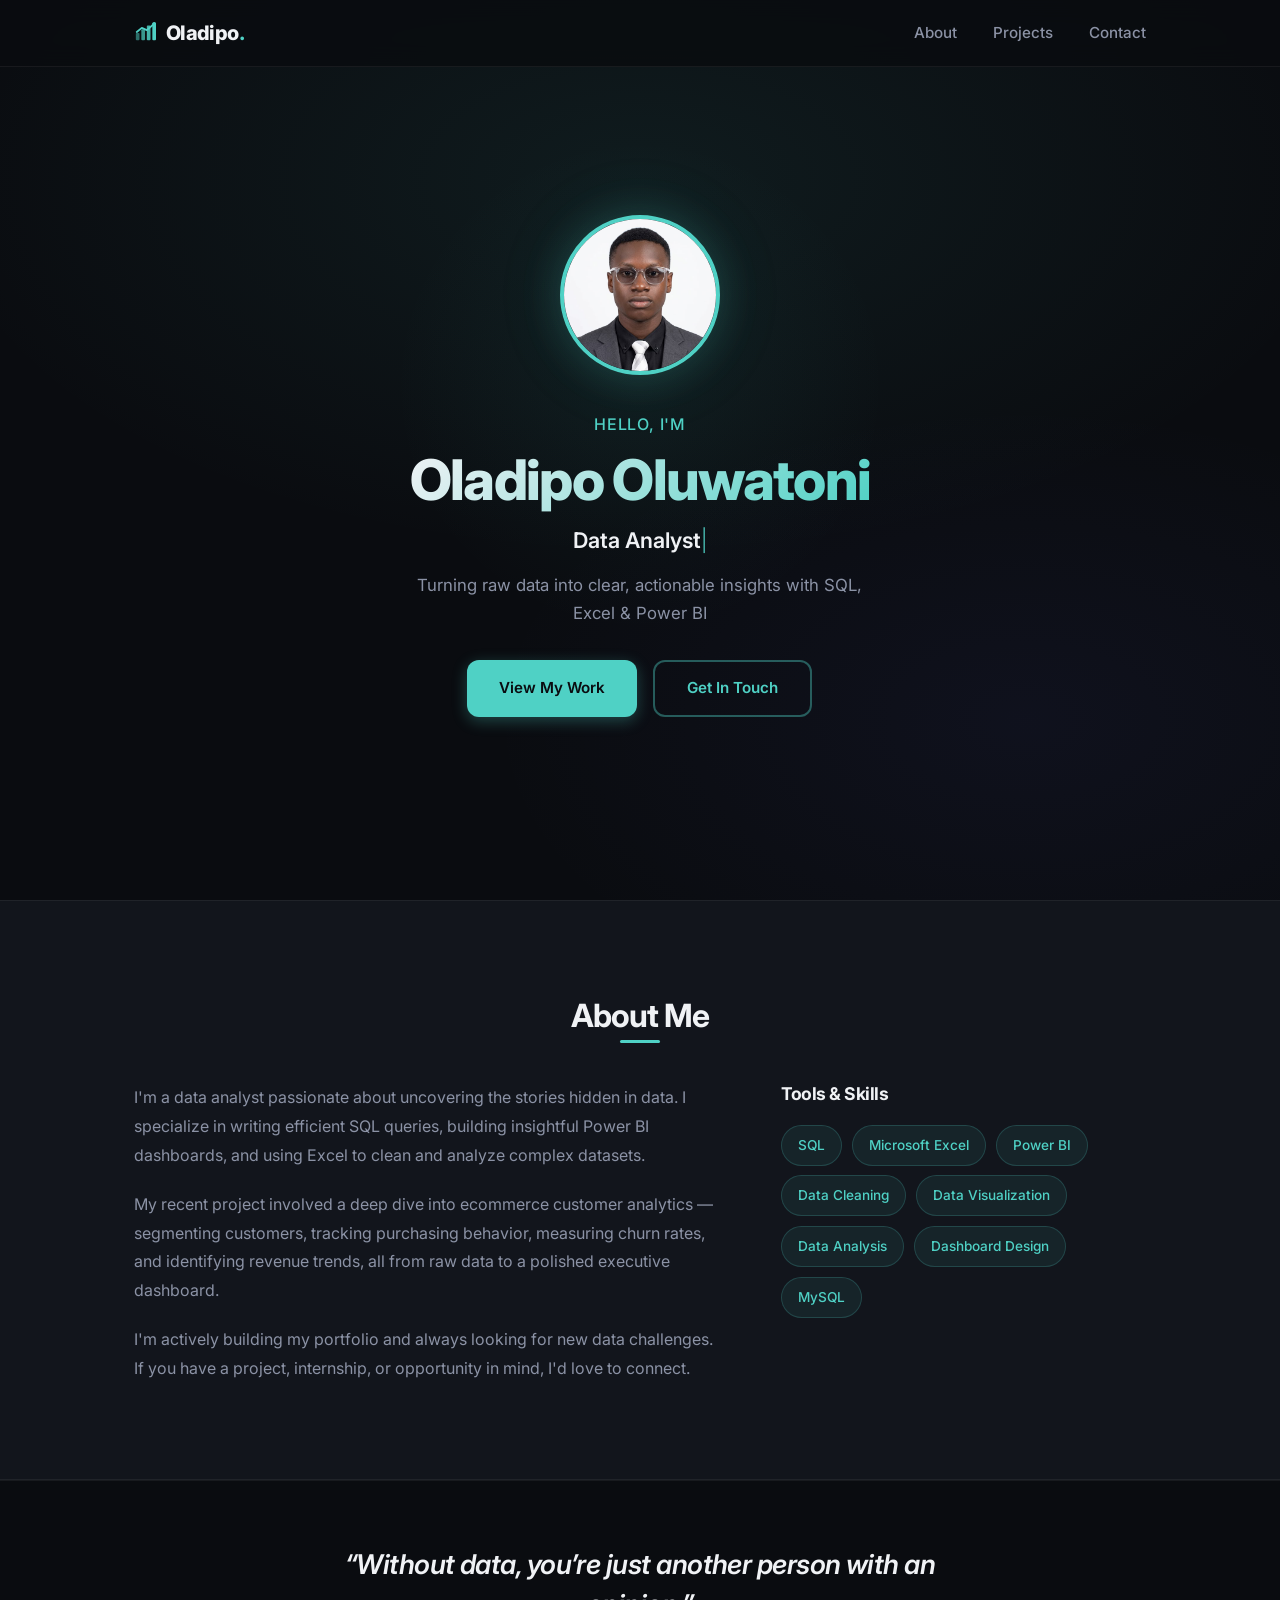
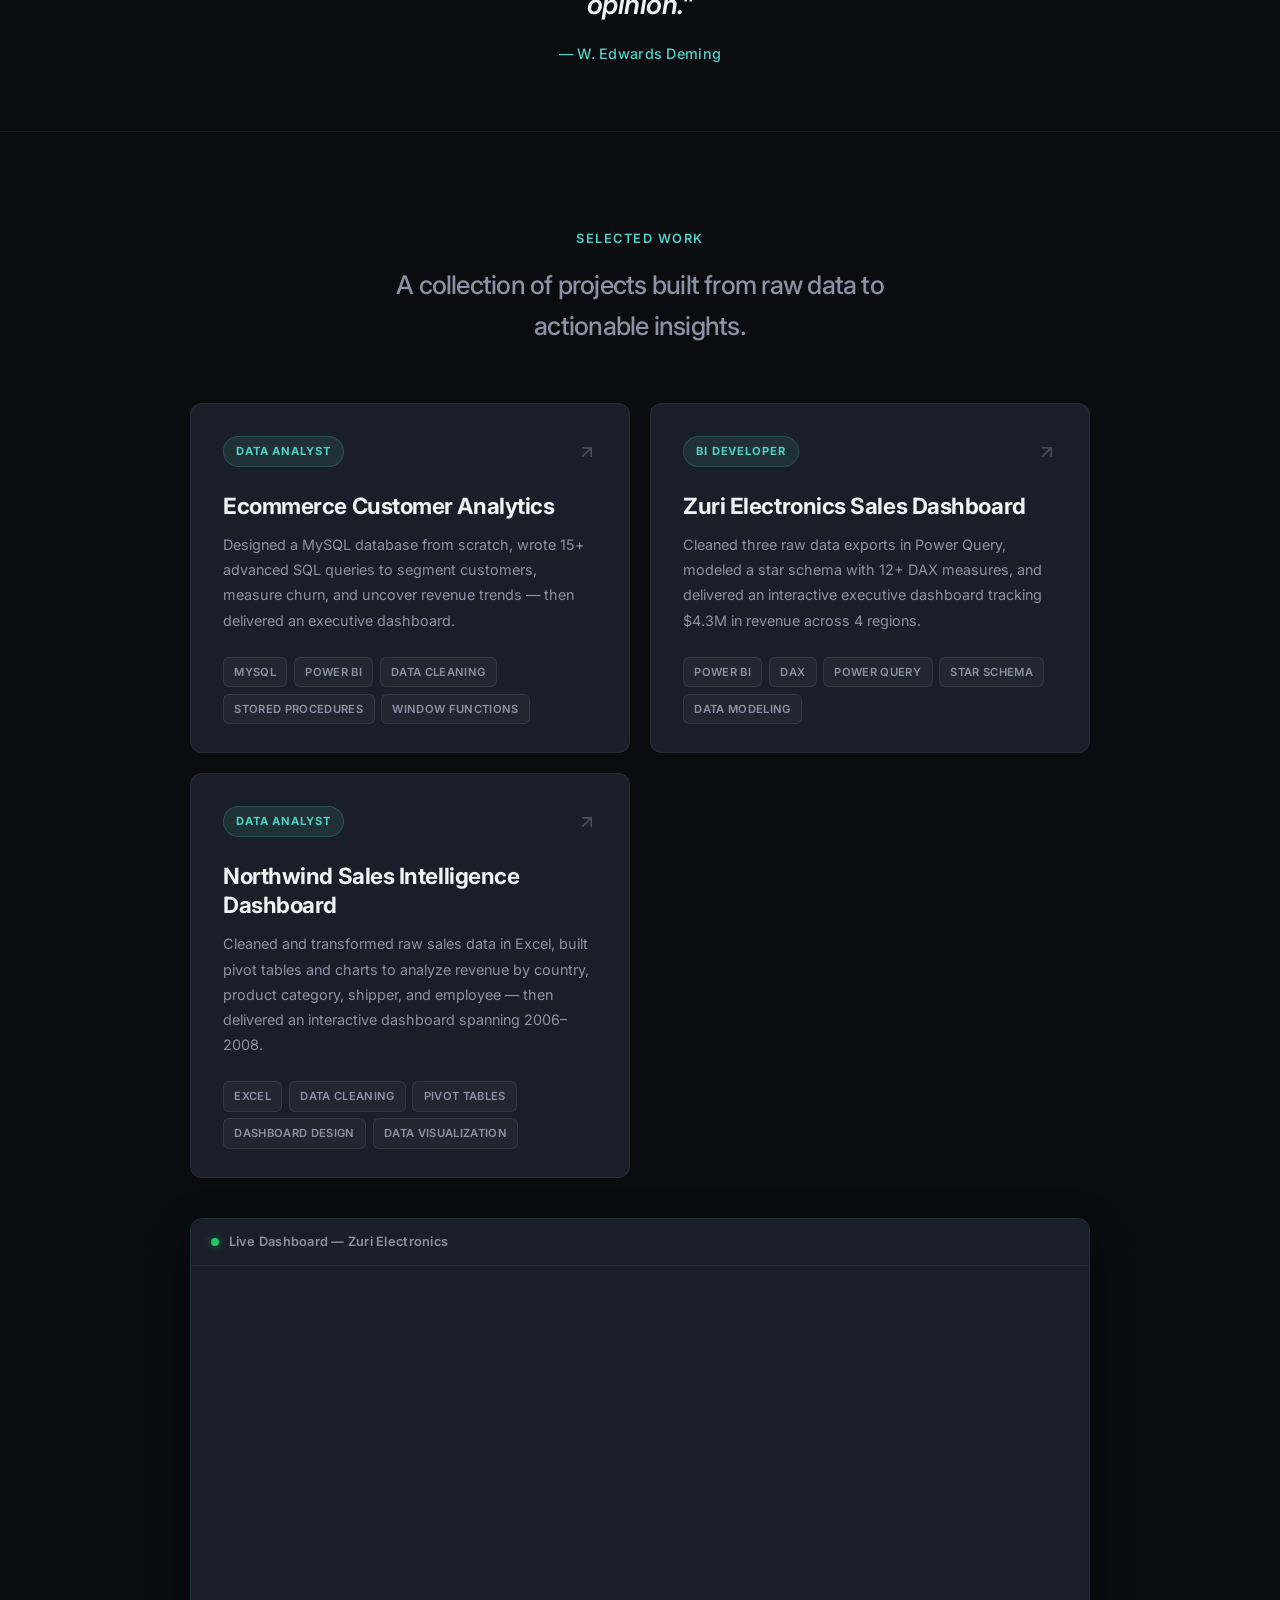
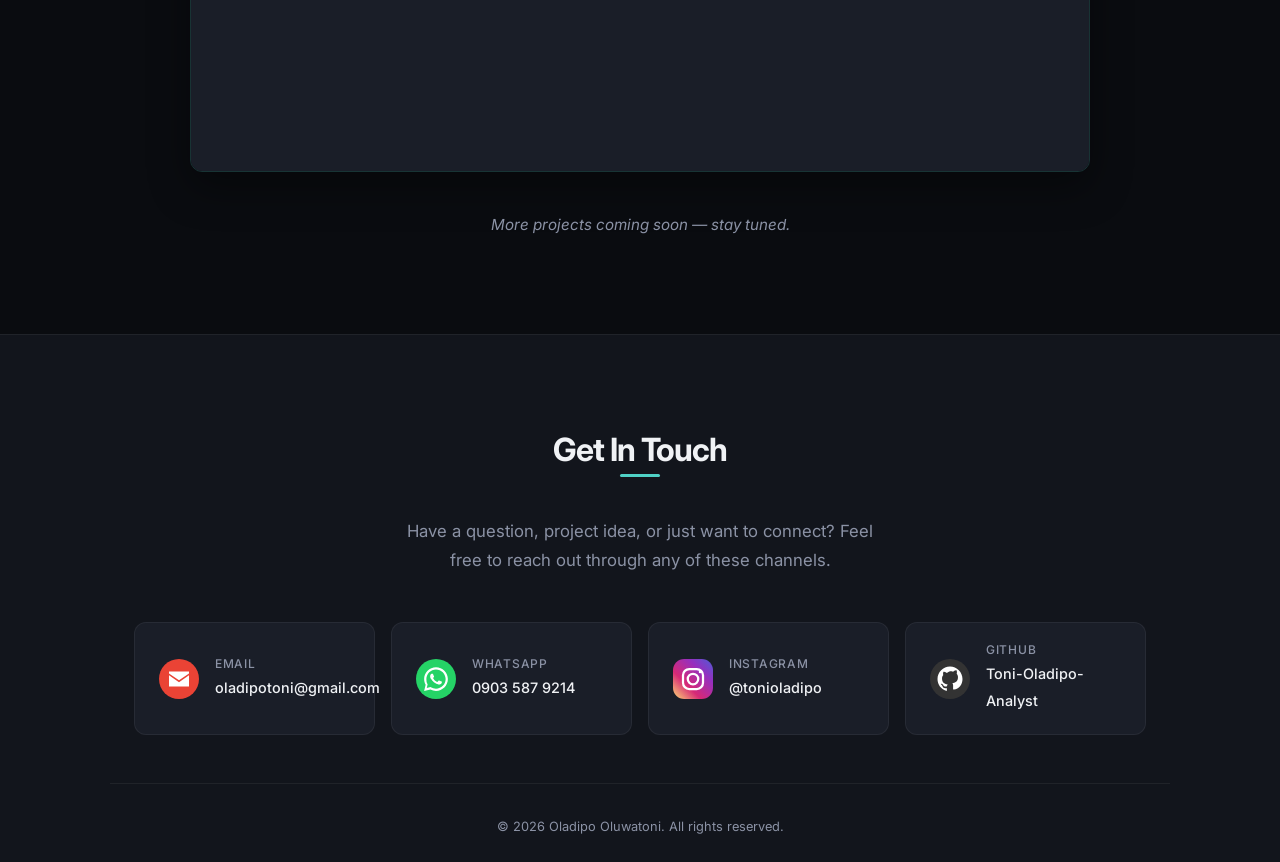
<file: index.html>
<!DOCTYPE html>
<html lang="en">
<head>
  <meta charset="UTF-8" />
  <meta name="viewport" content="width=device-width, initial-scale=1.0" />
  <title>Oladipo Oluwatoni | Data Analyst Portfolio</title>
  <link rel="preconnect" href="https://fonts.googleapis.com" />
  <link rel="preconnect" href="https://fonts.gstatic.com" crossorigin />
  <link href="https://fonts.googleapis.com/css2?family=Inter:wght@400;500;600;700;800&display=swap" rel="stylesheet" />
  <link rel="stylesheet" href="style.css" />
  <!-- Google Analytics -->
  <script async src="https://www.googletagmanager.com/gtag/js?id=G-RXNLTXKJHW"></script>
  <script>
    window.dataLayer = window.dataLayer || [];
    function gtag(){dataLayer.push(arguments);}
    gtag('js', new Date());
    gtag('config', 'G-RXNLTXKJHW');
  </script>
</head>
<body>

  <!-- ===== NAV ===== -->
  <header class="navbar">
    <div class="nav-inner">
      <a href="#header" class="logo">
        <svg class="logo-icon" viewBox="0 0 24 24" fill="none" xmlns="http://www.w3.org/2000/svg">
          <rect x="2" y="13" width="4" height="8" rx="1" fill="currentColor" opacity="0.5"/>
          <rect x="8" y="9" width="4" height="12" rx="1" fill="currentColor" opacity="0.7"/>
          <rect x="14" y="5" width="4" height="16" rx="1" fill="currentColor" opacity="0.85"/>
          <rect x="20" y="2" width="4" height="19" rx="1" fill="currentColor"/>
          <path d="M3 12L8.5 7.5L14 10L22 3" stroke="var(--accent)" stroke-width="2" stroke-linecap="round" stroke-linejoin="round"/>
          <circle cx="22" cy="3" r="2" fill="var(--accent)"/>
        </svg>
        Oladipo<span class="logo-dot">.</span>
      </a>
      <nav>
        <a href="#about">About</a>
        <a href="#projects">Projects</a>
        <a href="#contact">Contact</a>
      </nav>
    </div>
  </header>

  <!-- ===== HERO ===== -->
  <section id="header" class="hero">
    <div class="hero-bg"></div>
    <div class="hero-content reveal">
      <img src="images/headshot.jpeg" alt="Oladipo Oluwatoni" class="headshot" />
      <p class="greeting">Hello, I'm</p>
      <h1>Oladipo Oluwatoni</h1>
      <p class="subtitle">
        <span class="typing-text"></span><span class="cursor">|</span>
      </p>
      <p class="tagline">
        Turning raw data into clear, actionable insights with SQL, Excel &amp; Power BI
      </p>
      <div class="hero-buttons">
        <a href="#projects" class="btn btn-primary">View My Work</a>
        <a href="#contact" class="btn btn-ghost">Get In Touch</a>
      </div>
    </div>
  </section>

  <!-- ===== ABOUT ===== -->
  <section id="about" class="about">
    <div class="section-inner">
      <h2 class="section-title reveal">
        <span class="title-label">About Me</span>
      </h2>
      <div class="about-content">
        <div class="about-text reveal">
          <p>I'm a data analyst passionate about uncovering the stories hidden in data. I specialize in writing efficient SQL queries, building insightful Power BI dashboards, and using Excel to clean and analyze complex datasets.</p>
          <p>My recent project involved a deep dive into ecommerce customer analytics &mdash; segmenting customers, tracking purchasing behavior, measuring churn rates, and identifying revenue trends, all from raw data to a polished executive dashboard.</p>
          <p>I'm actively building my portfolio and always looking for new data challenges. If you have a project, internship, or opportunity in mind, I'd love to connect.</p>
        </div>
        <div class="about-skills reveal">
          <h3>Tools &amp; Skills</h3>
          <div class="skill-tags">
            <span class="skill-tag">SQL</span>
            <span class="skill-tag">Microsoft Excel</span>
            <span class="skill-tag">Power BI</span>
            <span class="skill-tag">Data Cleaning</span>
            <span class="skill-tag">Data Visualization</span>
            <span class="skill-tag">Data Analysis</span>
            <span class="skill-tag">Dashboard Design</span>
            <span class="skill-tag">MySQL</span>
          </div>
        </div>
      </div>
    </div>
  </section>

  <!-- ===== QUOTE ===== -->
  <section class="quote-section">
    <div class="section-inner">
      <blockquote class="data-quote reveal">
        <p>&ldquo;Without data, you&rsquo;re just another person with an opinion.&rdquo;</p>
        <cite>&mdash; W. Edwards Deming</cite>
      </blockquote>
    </div>
  </section>

  <!-- ===== SELECTED WORK ===== -->
  <section id="projects" class="projects">
    <div class="section-inner">
      <p class="section-eyebrow reveal">SELECTED WORK</p>
      <h2 class="projects-heading reveal">A collection of projects built from raw data to actionable insights.</h2>

      <div class="work-grid">

        <!-- PROJECT 1: Ecommerce Customer Analytics -->
        <a href="ecommerce-analytics.html" class="work-card reveal">
          <div class="work-card-top">
            <span class="work-role">DATA ANALYST</span>
            <svg class="work-arrow" width="20" height="20" viewBox="0 0 24 24" fill="none" stroke="currentColor" stroke-width="2" stroke-linecap="round" stroke-linejoin="round"><line x1="7" y1="17" x2="17" y2="7" /><polyline points="7 7 17 7 17 17" /></svg>
          </div>
          <h3 class="work-title">Ecommerce Customer Analytics</h3>
          <p class="work-desc">Designed a MySQL database from scratch, wrote 15+ advanced SQL queries to segment customers, measure churn, and uncover revenue trends &mdash; then delivered an executive dashboard.</p>
          <div class="work-tags">
            <span class="work-tag">MySQL</span>
            <span class="work-tag">Power BI</span>
            <span class="work-tag">Data Cleaning</span>
            <span class="work-tag">Stored Procedures</span>
            <span class="work-tag">Window Functions</span>
          </div>
        </a>

        <!-- PROJECT 2: Zuri Electronics -->
        <a href="https://app.powerbi.com/view?r=eyJrIjoiYTdkZTE0NWEtMWQ1Ni00Njc1LWI2YmQtMWRkMjFhN2I5OGI3IiwidCI6ImM5NmIxMTU3LTMyYTUtNDgzMC1iZTRiLTJlMDEzZDk4NmQzOCJ9" target="_blank" class="work-card reveal">
          <div class="work-card-top">
            <span class="work-role">BI DEVELOPER</span>
            <svg class="work-arrow" width="20" height="20" viewBox="0 0 24 24" fill="none" stroke="currentColor" stroke-width="2" stroke-linecap="round" stroke-linejoin="round"><line x1="7" y1="17" x2="17" y2="7" /><polyline points="7 7 17 7 17 17" /></svg>
          </div>
          <h3 class="work-title">Zuri Electronics Sales Dashboard</h3>
          <p class="work-desc">Cleaned three raw data exports in Power Query, modeled a star schema with 12+ DAX measures, and delivered an interactive executive dashboard tracking $4.3M in revenue across 4 regions.</p>
          <div class="work-tags">
            <span class="work-tag">Power BI</span>
            <span class="work-tag">DAX</span>
            <span class="work-tag">Power Query</span>
            <span class="work-tag">Star Schema</span>
            <span class="work-tag">Data Modeling</span>
          </div>
        </a>

        <!-- PROJECT 3: Northwind Sales Intelligence -->
        <a href="northwind-analytics.html" class="work-card reveal">
          <div class="work-card-top">
            <span class="work-role">DATA ANALYST</span>
            <svg class="work-arrow" width="20" height="20" viewBox="0 0 24 24" fill="none" stroke="currentColor" stroke-width="2" stroke-linecap="round" stroke-linejoin="round"><line x1="7" y1="17" x2="17" y2="7" /><polyline points="7 7 17 7 17 17" /></svg>
          </div>
          <h3 class="work-title">Northwind Sales Intelligence Dashboard</h3>
          <p class="work-desc">Cleaned and transformed raw sales data in Excel, built pivot tables and charts to analyze revenue by country, product category, shipper, and employee &mdash; then delivered an interactive dashboard spanning 2006&ndash;2008.</p>
          <div class="work-tags">
            <span class="work-tag">Excel</span>
            <span class="work-tag">Data Cleaning</span>
            <span class="work-tag">Pivot Tables</span>
            <span class="work-tag">Dashboard Design</span>
            <span class="work-tag">Data Visualization</span>
          </div>
        </a>

      </div>

      <!-- LIVE DASHBOARD PREVIEW -->
      <div class="live-dashboard reveal">
        <div class="live-dashboard-header">
          <div class="live-dot"></div>
          <span>Live Dashboard &mdash; Zuri Electronics</span>
        </div>
        <div class="live-dashboard-frame">
          <iframe title="Zuri Electronics Sales Dashboard" src="https://app.powerbi.com/view?r=eyJrIjoiYTdkZTE0NWEtMWQ1Ni00Njc1LWI2YmQtMWRkMjFhN2I5OGI3IiwidCI6ImM5NmIxMTU3LTMyYTUtNDgzMC1iZTRiLTJlMDEzZDk4NmQzOCJ9" frameborder="0" allowFullScreen="true"></iframe>
        </div>
      </div>

      <p class="more-coming reveal">More projects coming soon &mdash; stay tuned.</p>
    </div>
  </section>

  <!-- ===== CONTACT / FOOTER ===== -->
  <footer id="contact" class="footer">
    <div class="section-inner">
      <h2 class="section-title reveal">
        <span class="title-label">Get In Touch</span>
      </h2>
      <p class="footer-intro reveal">Have a question, project idea, or just want to connect? Feel free to reach out through any of these channels.</p>

      <div class="contact-cards reveal">
        <a href="mailto:oladipotoni@gmail.com" class="contact-card">
          <svg class="contact-icon" viewBox="0 0 32 32" xmlns="http://www.w3.org/2000/svg" aria-hidden="true">
            <circle cx="16" cy="16" r="16" fill="#EA4335" />
            <path fill="#ffffff" d="M8 11.5l8 5.5 8-5.5V10H8v1.5zM24 13l-8 5.5L8 13v9h16v-9z" />
          </svg>
          <div>
            <h4>Email</h4>
            <span>oladipotoni@gmail.com</span>
          </div>
        </a>

        <a href="https://wa.me/2349035879214" target="_blank" class="contact-card">
          <svg class="contact-icon" viewBox="0 0 32 32" xmlns="http://www.w3.org/2000/svg" aria-hidden="true">
            <circle cx="16" cy="16" r="16" fill="#25D366" />
            <path fill="#ffffff" d="M16 6.5c-5.25 0-9.5 4.25-9.5 9.5 0 1.68.44 3.26 1.2 4.63L6.5 25.5l5.06-1.16A9.46 9.46 0 0 0 16 25.5c5.25 0 9.5-4.25 9.5-9.5S21.25 6.5 16 6.5zm0 17.2c-1.5 0-2.9-.4-4.1-1.1l-.29-.17-3 .69.7-2.92-.19-.3A7.7 7.7 0 0 1 8.3 16c0-4.25 3.46-7.7 7.7-7.7s7.7 3.45 7.7 7.7-3.45 7.7-7.7 7.7zm4.24-5.77c-.23-.12-1.37-.68-1.58-.75-.21-.08-.37-.12-.52.11-.15.23-.6.75-.74.9-.14.15-.27.17-.5.06-.23-.12-.98-.36-1.87-1.15-.69-.62-1.16-1.38-1.3-1.61-.13-.23-.01-.36.11-.47.11-.11.23-.27.35-.4.12-.14.15-.23.23-.39.08-.15.04-.29-.02-.4-.06-.12-.52-1.26-.72-1.72-.19-.46-.38-.4-.52-.4h-.44c-.15 0-.4.06-.6.29-.21.23-.8.78-.8 1.9s.82 2.2 .94 2.36c.11.15 1.63 2.5 3.96 3.5.55.24.99.38 1.32.48.56.18 1.06.15 1.46.09.45-.07 1.37-.56 1.56-1.1.19-.55.19-1.02.14-1.11-.06-.1-.21-.16-.44-.27z" />
          </svg>
          <div>
            <h4>WhatsApp</h4>
            <span>0903 587 9214</span>
          </div>
        </a>

        <a href="https://instagram.com/tonioladipo" target="_blank" class="contact-card">
          <svg class="contact-icon" viewBox="0 0 32 32" xmlns="http://www.w3.org/2000/svg" aria-hidden="true">
            <defs>
              <linearGradient id="igGrad" x1="0%" y1="100%" x2="100%" y2="0%">
                <stop offset="0%" stop-color="#feda75" />
                <stop offset="35%" stop-color="#d62976" />
                <stop offset="70%" stop-color="#962fbf" />
                <stop offset="100%" stop-color="#4f5bd5" />
              </linearGradient>
            </defs>
            <rect x="0" y="0" width="32" height="32" rx="9" fill="url(#igGrad)" />
            <rect x="8" y="8" width="16" height="16" rx="5" fill="none" stroke="#ffffff" stroke-width="1.8" />
            <circle cx="16" cy="16" r="4.2" fill="none" stroke="#ffffff" stroke-width="1.8" />
            <circle cx="21.7" cy="10.3" r="1.1" fill="#ffffff" />
          </svg>
          <div>
            <h4>Instagram</h4>
            <span>@tonioladipo</span>
          </div>
        </a>

        <a href="https://github.com/Toni-Oladipo-Analyst" target="_blank" class="contact-card">
          <svg class="contact-icon" viewBox="0 0 32 32" xmlns="http://www.w3.org/2000/svg" aria-hidden="true">
            <circle cx="16" cy="16" r="16" fill="#333" />
            <path fill="#ffffff" d="M16 6C10.477 6 6 10.477 6 16c0 4.42 2.865 8.166 6.839 9.489.5.092.682-.217.682-.482 0-.237-.009-.866-.013-1.7-2.782.604-3.369-1.34-3.369-1.34-.454-1.156-1.11-1.464-1.11-1.464-.908-.62.069-.607.069-.607 1.003.07 1.531 1.03 1.531 1.03.892 1.529 2.341 1.087 2.91.831.092-.646.35-1.086.636-1.336-2.22-.253-4.555-1.11-4.555-4.943 0-1.091.39-1.984 1.029-2.683-.103-.253-.446-1.27.098-2.647 0 0 .84-.269 2.75 1.025A9.578 9.578 0 0 1 16 9.785c.85.004 1.705.115 2.504.337 1.909-1.294 2.747-1.025 2.747-1.025.546 1.377.203 2.394.1 2.647.64.699 1.028 1.592 1.028 2.683 0 3.842-2.339 4.687-4.566 4.935.359.309.678.919.678 1.852 0 1.336-.012 2.415-.012 2.743 0 .267.18.578.688.48C23.138 24.163 26 20.418 26 16c0-5.523-4.477-10-10-10z" />
          </svg>
          <div>
            <h4>GitHub</h4>
            <span>Toni-Oladipo-Analyst</span>
          </div>
        </a>
      </div>
    </div>
    <p class="copyright">&copy; 2026 Oladipo Oluwatoni. All rights reserved.</p>
  </footer>

  <script>
    // Typing animation
    const texts = ["Data Analyst", "SQL Developer", "Dashboard Designer"];
    let textIndex = 0, charIndex = 0, deleting = false;
    const el = document.querySelector(".typing-text");

    function type() {
      const current = texts[textIndex];
      el.textContent = current.substring(0, charIndex);

      if (!deleting && charIndex < current.length) {
        charIndex++;
        setTimeout(type, 80);
      } else if (!deleting && charIndex === current.length) {
        setTimeout(() => { deleting = true; type(); }, 2000);
      } else if (deleting && charIndex > 0) {
        charIndex--;
        setTimeout(type, 40);
      } else {
        deleting = false;
        textIndex = (textIndex + 1) % texts.length;
        setTimeout(type, 400);
      }
    }
    type();

    // Scroll reveal
    const observer = new IntersectionObserver((entries) => {
      entries.forEach((entry) => {
        if (entry.isIntersecting) {
          entry.target.classList.add("revealed");
        }
      });
    }, { threshold: 0.1 });

    document.querySelectorAll(".reveal").forEach((el) => observer.observe(el));
  </script>

</body>
</html>
</file>
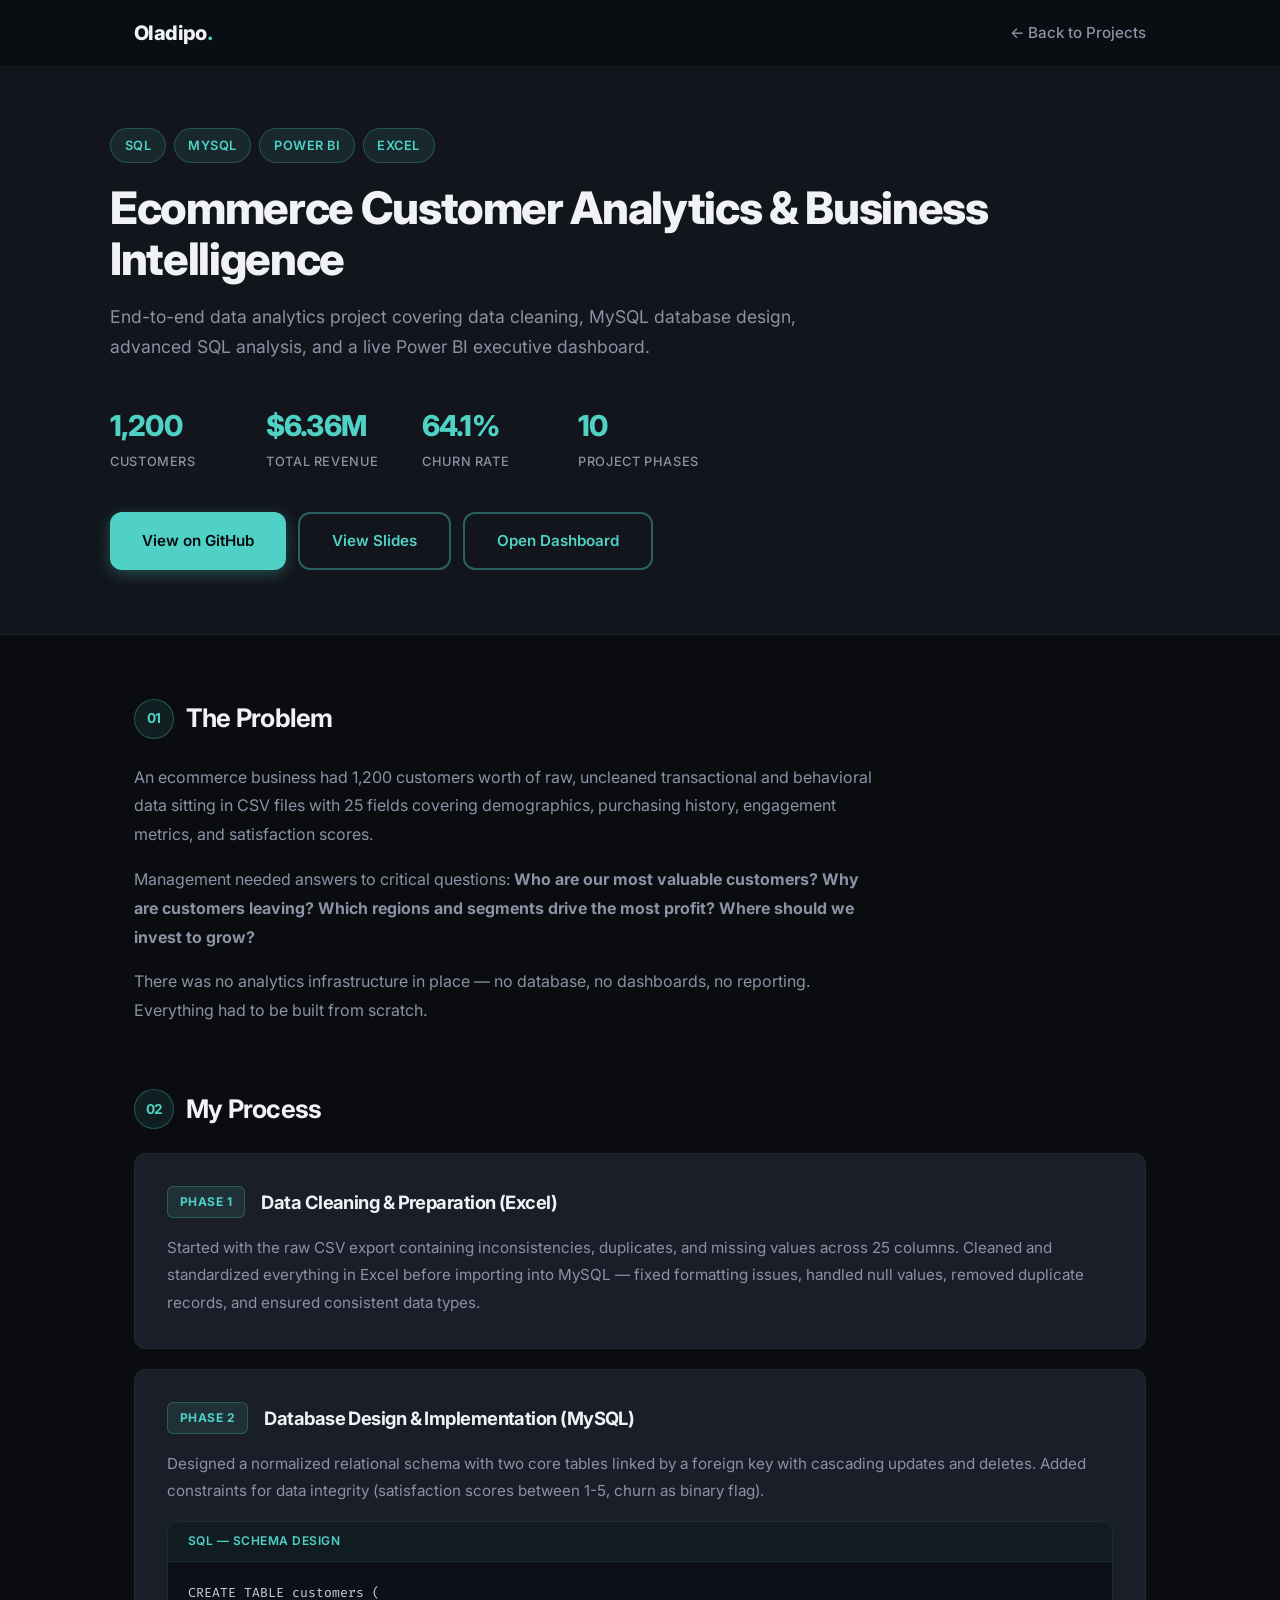
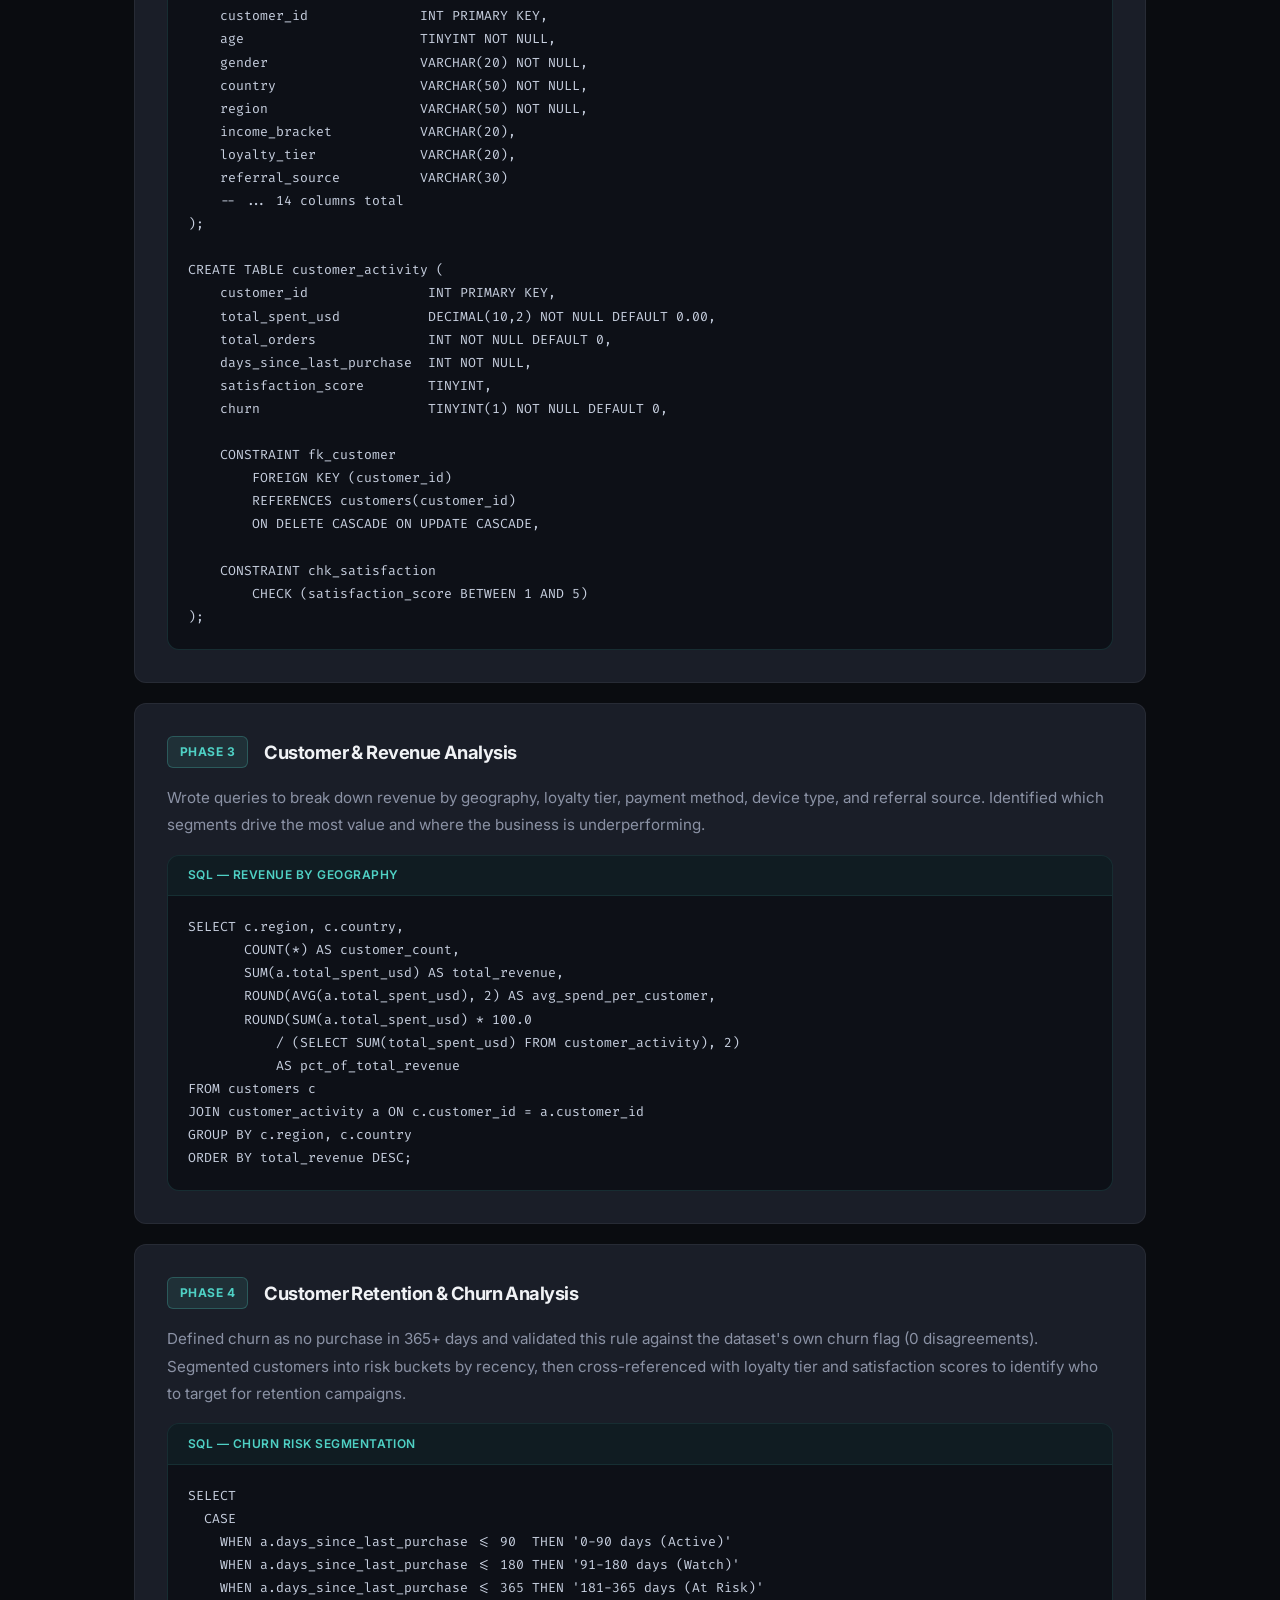
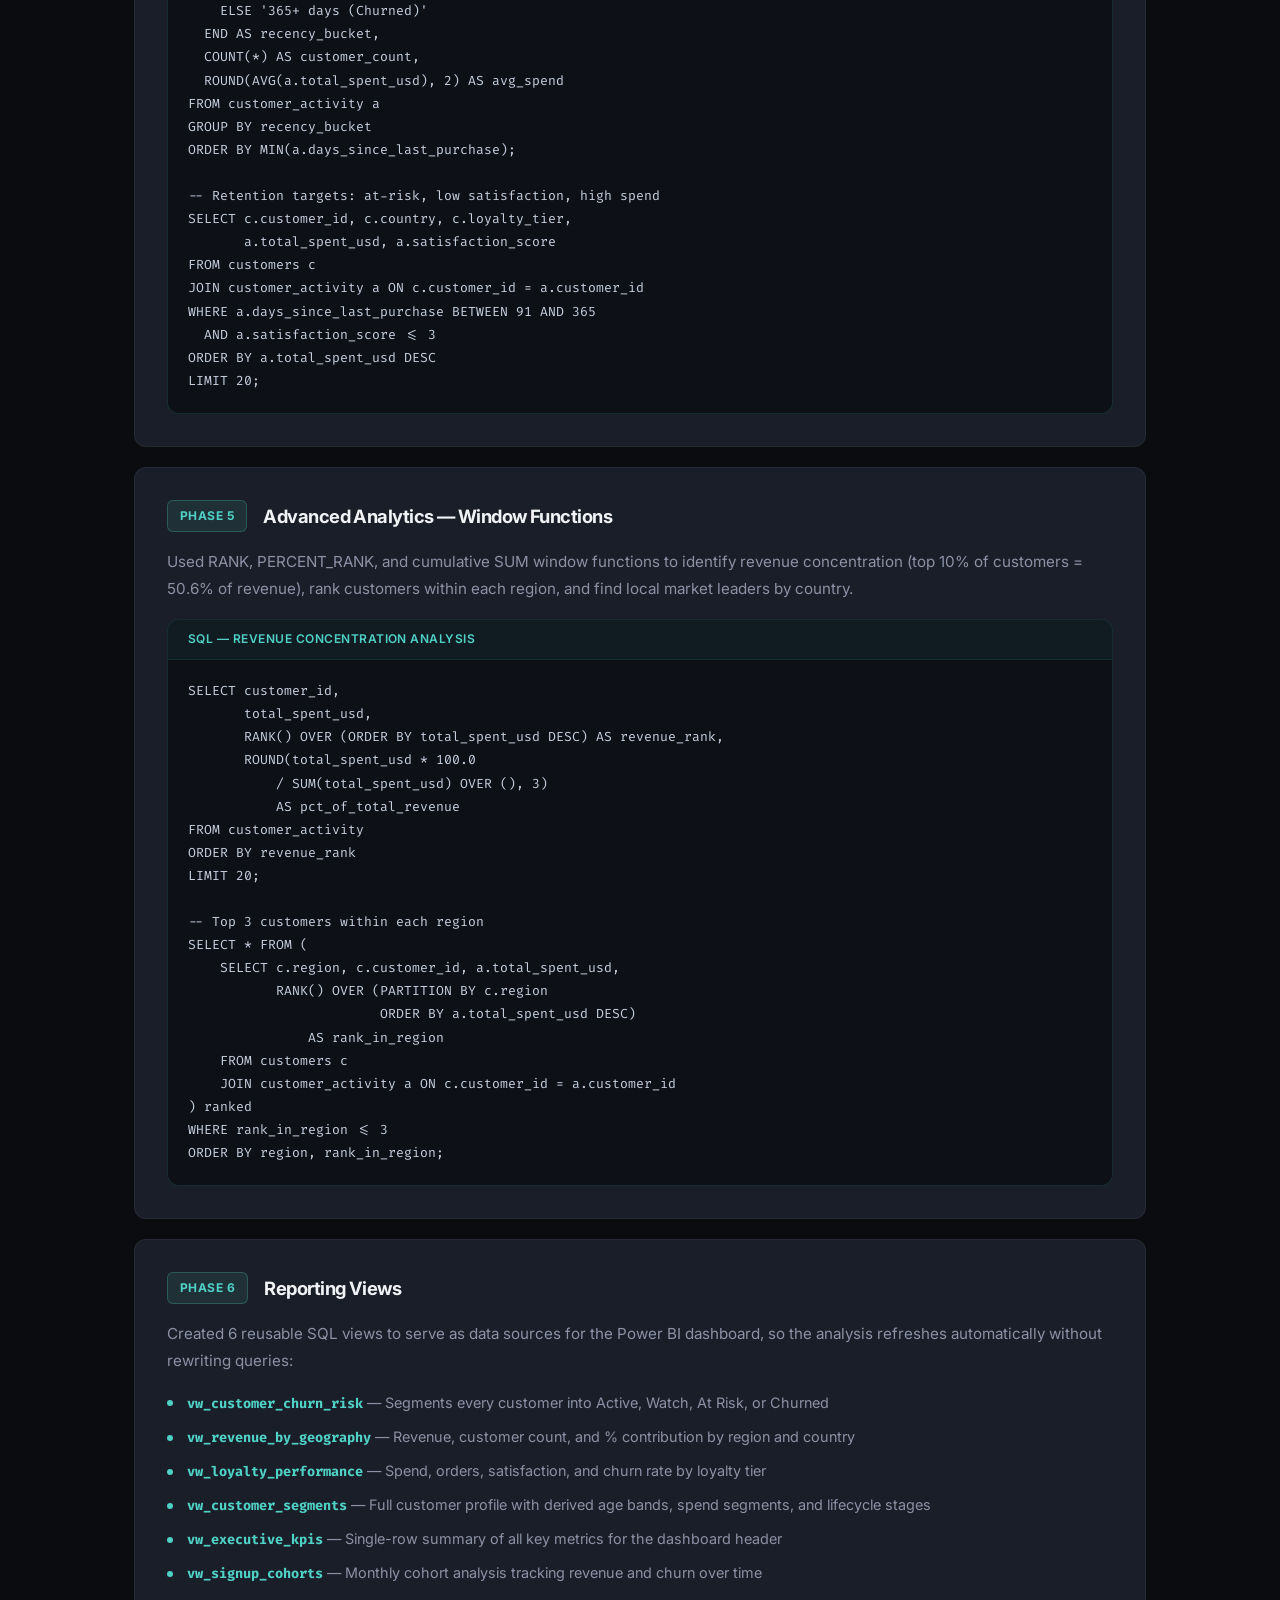
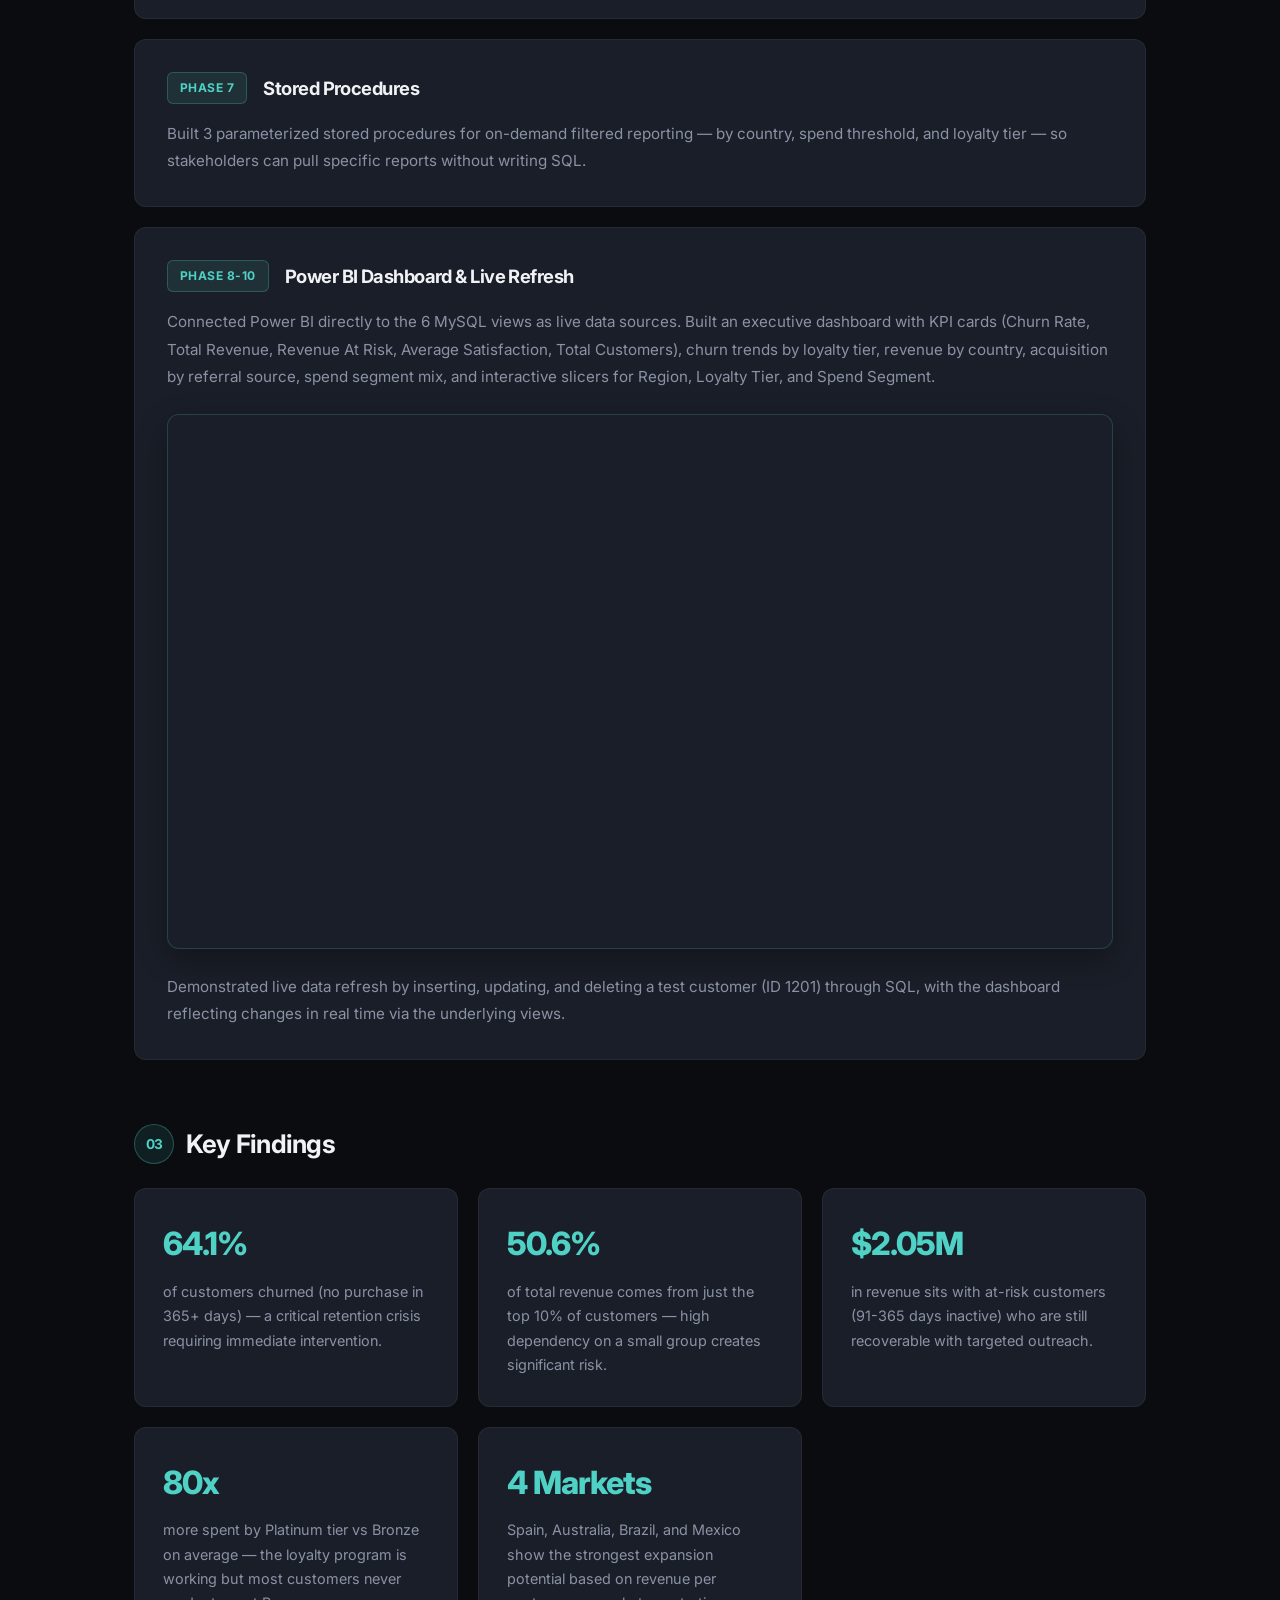
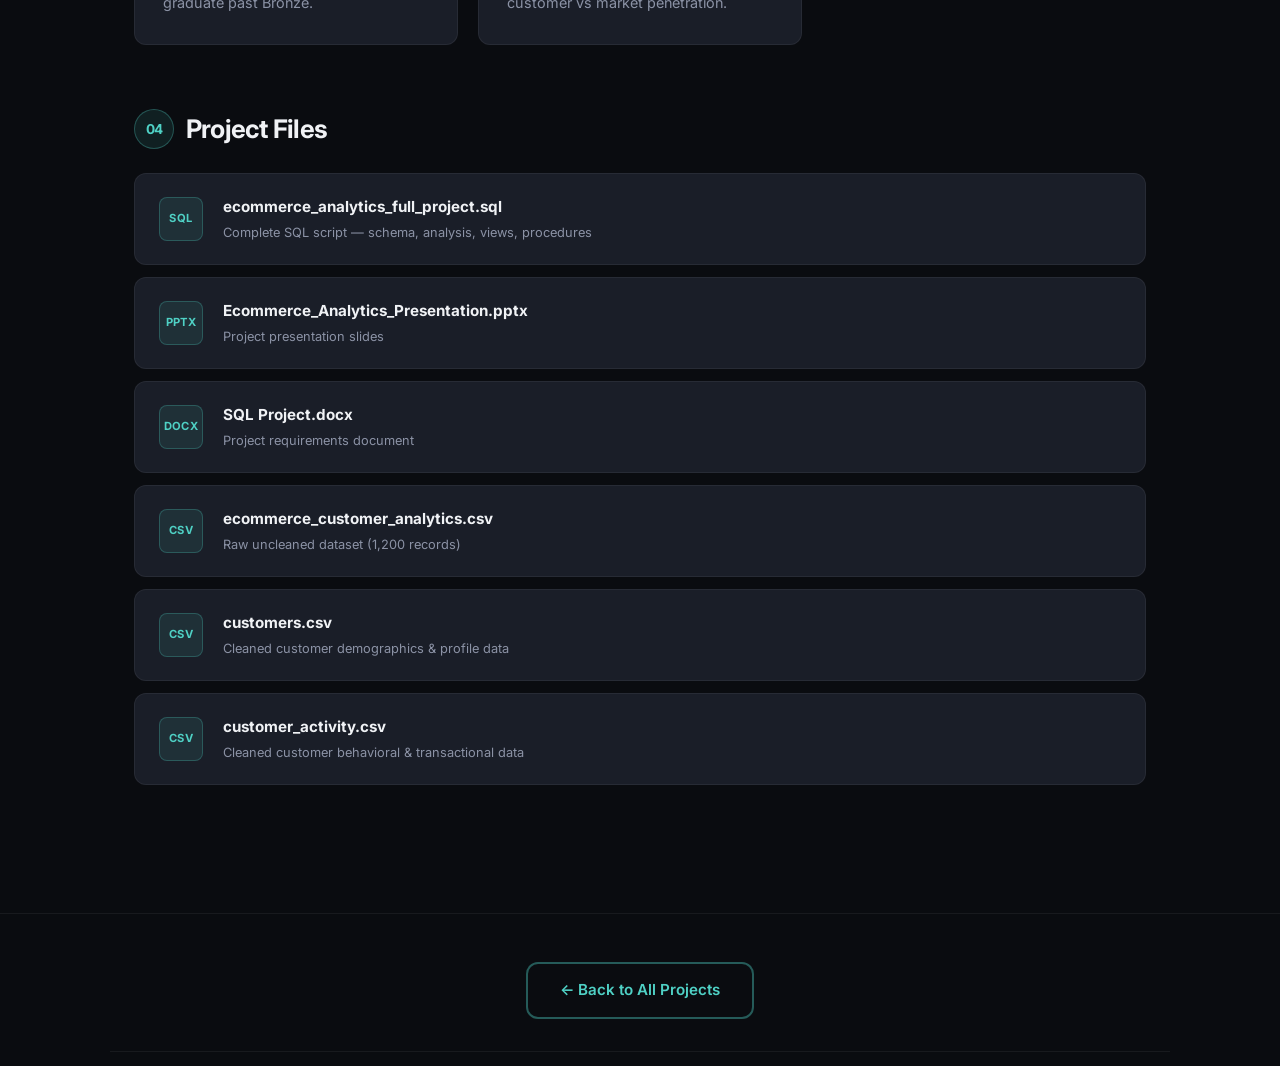
<file: ecommerce-analytics.html>
<!DOCTYPE html>
<html lang="en">
<head>
  <meta charset="UTF-8" />
  <meta name="viewport" content="width=device-width, initial-scale=1.0" />
  <title>Ecommerce Customer Analytics | Oladipo Oluwatoni</title>
  <link rel="preconnect" href="https://fonts.googleapis.com" />
  <link rel="preconnect" href="https://fonts.gstatic.com" crossorigin />
  <link href="https://fonts.googleapis.com/css2?family=Inter:wght@400;500;600;700;800&family=Fira+Code:wght@400;500&display=swap" rel="stylesheet" />
  <link rel="stylesheet" href="style.css" />
  <link rel="stylesheet" href="project-page.css" />
  <!-- Google Analytics -->
  <script async src="https://www.googletagmanager.com/gtag/js?id=G-RXNLTXKJHW"></script>
  <script>
    window.dataLayer = window.dataLayer || [];
    function gtag(){dataLayer.push(arguments);}
    gtag('js', new Date());
    gtag('config', 'G-RXNLTXKJHW');
  </script>
</head>
<body>

  <!-- NAV -->
  <header class="navbar">
    <div class="nav-inner">
      <a href="index.html" class="logo">Oladipo<span class="logo-dot">.</span></a>
      <nav>
        <a href="index.html#projects">&larr; Back to Projects</a>
      </nav>
    </div>
  </header>

  <!-- PROJECT HERO -->
  <section class="project-hero">
    <div class="project-hero-inner">
      <div class="project-hero-badges">
        <span class="badge">SQL</span>
        <span class="badge">MySQL</span>
        <span class="badge">Power BI</span>
        <span class="badge">Excel</span>
      </div>
      <h1>Ecommerce Customer Analytics &amp; Business Intelligence</h1>
      <p class="project-hero-sub">End-to-end data analytics project covering data cleaning, MySQL database design, advanced SQL analysis, and a live Power BI executive dashboard.</p>
      <div class="project-hero-stats">
        <div class="stat">
          <span class="stat-value">1,200</span>
          <span class="stat-label">Customers</span>
        </div>
        <div class="stat">
          <span class="stat-value">$6.36M</span>
          <span class="stat-label">Total Revenue</span>
        </div>
        <div class="stat">
          <span class="stat-value">64.1%</span>
          <span class="stat-label">Churn Rate</span>
        </div>
        <div class="stat">
          <span class="stat-value">10</span>
          <span class="stat-label">Project Phases</span>
        </div>
      </div>
      <div class="project-hero-links">
        <a href="https://github.com/Toni-Oladipo-Analyst/SQL-PROJECT/tree/main" target="_blank" class="btn btn-primary">View on GitHub</a>
        <a href="https://view.officeapps.live.com/op/view.aspx?src=https://raw.githubusercontent.com/Toni-Oladipo-Analyst/SQL-PROJECT/main/Ecommerce_Analytics_Presentation.pptx" target="_blank" class="btn btn-ghost">View Slides</a>
        <a href="https://app.powerbi.com/view?r=eyJrIjoiOGQxNzIwMjctMTI5NS00NTViLWJjNzYtOTFiM2U1Y2Y3OTA4IiwidCI6ImM5NmIxMTU3LTMyYTUtNDgzMC1iZTRiLTJlMDEzZDk4NmQzOCJ9" target="_blank" class="btn btn-ghost">Open Dashboard</a>
      </div>
    </div>
  </section>

  <!-- MAIN CONTENT -->
  <main class="project-content">

    <!-- THE PROBLEM -->
    <section class="content-section">
      <h2><span class="section-num">01</span> The Problem</h2>
      <p>An ecommerce business had 1,200 customers worth of raw, uncleaned transactional and behavioral data sitting in CSV files with 25 fields covering demographics, purchasing history, engagement metrics, and satisfaction scores.</p>
      <p>Management needed answers to critical questions: <strong>Who are our most valuable customers? Why are customers leaving? Which regions and segments drive the most profit? Where should we invest to grow?</strong></p>
      <p>There was no analytics infrastructure in place &mdash; no database, no dashboards, no reporting. Everything had to be built from scratch.</p>
    </section>

    <!-- THE PROCESS -->
    <section class="content-section">
      <h2><span class="section-num">02</span> My Process</h2>

      <div class="phase">
        <div class="phase-header">
          <span class="phase-tag">Phase 1</span>
          <h3>Data Cleaning &amp; Preparation (Excel)</h3>
        </div>
        <p>Started with the raw CSV export containing inconsistencies, duplicates, and missing values across 25 columns. Cleaned and standardized everything in Excel before importing into MySQL &mdash; fixed formatting issues, handled null values, removed duplicate records, and ensured consistent data types.</p>
      </div>

      <div class="phase">
        <div class="phase-header">
          <span class="phase-tag">Phase 2</span>
          <h3>Database Design &amp; Implementation (MySQL)</h3>
        </div>
        <p>Designed a normalized relational schema with two core tables linked by a foreign key with cascading updates and deletes. Added constraints for data integrity (satisfaction scores between 1-5, churn as binary flag).</p>
        <div class="code-block">
          <div class="code-header">
            <span>SQL &mdash; Schema Design</span>
          </div>
<pre><code>CREATE TABLE customers (
    customer_id              INT PRIMARY KEY,
    age                      TINYINT NOT NULL,
    gender                   VARCHAR(20) NOT NULL,
    country                  VARCHAR(50) NOT NULL,
    region                   VARCHAR(50) NOT NULL,
    income_bracket           VARCHAR(20),
    loyalty_tier             VARCHAR(20),
    referral_source          VARCHAR(30)
    -- ... 14 columns total
);

CREATE TABLE customer_activity (
    customer_id               INT PRIMARY KEY,
    total_spent_usd           DECIMAL(10,2) NOT NULL DEFAULT 0.00,
    total_orders              INT NOT NULL DEFAULT 0,
    days_since_last_purchase  INT NOT NULL,
    satisfaction_score        TINYINT,
    churn                     TINYINT(1) NOT NULL DEFAULT 0,

    CONSTRAINT fk_customer
        FOREIGN KEY (customer_id)
        REFERENCES customers(customer_id)
        ON DELETE CASCADE ON UPDATE CASCADE,

    CONSTRAINT chk_satisfaction
        CHECK (satisfaction_score BETWEEN 1 AND 5)
);</code></pre>
        </div>
      </div>

      <div class="phase">
        <div class="phase-header">
          <span class="phase-tag">Phase 3</span>
          <h3>Customer &amp; Revenue Analysis</h3>
        </div>
        <p>Wrote queries to break down revenue by geography, loyalty tier, payment method, device type, and referral source. Identified which segments drive the most value and where the business is underperforming.</p>
        <div class="code-block">
          <div class="code-header">
            <span>SQL &mdash; Revenue by Geography</span>
          </div>
<pre><code>SELECT c.region, c.country,
       COUNT(*) AS customer_count,
       SUM(a.total_spent_usd) AS total_revenue,
       ROUND(AVG(a.total_spent_usd), 2) AS avg_spend_per_customer,
       ROUND(SUM(a.total_spent_usd) * 100.0
           / (SELECT SUM(total_spent_usd) FROM customer_activity), 2)
           AS pct_of_total_revenue
FROM customers c
JOIN customer_activity a ON c.customer_id = a.customer_id
GROUP BY c.region, c.country
ORDER BY total_revenue DESC;</code></pre>
        </div>
      </div>

      <div class="phase">
        <div class="phase-header">
          <span class="phase-tag">Phase 4</span>
          <h3>Customer Retention &amp; Churn Analysis</h3>
        </div>
        <p>Defined churn as no purchase in 365+ days and validated this rule against the dataset's own churn flag (0 disagreements). Segmented customers into risk buckets by recency, then cross-referenced with loyalty tier and satisfaction scores to identify who to target for retention campaigns.</p>
        <div class="code-block">
          <div class="code-header">
            <span>SQL &mdash; Churn Risk Segmentation</span>
          </div>
<pre><code>SELECT
  CASE
    WHEN a.days_since_last_purchase &lt;= 90  THEN '0-90 days (Active)'
    WHEN a.days_since_last_purchase &lt;= 180 THEN '91-180 days (Watch)'
    WHEN a.days_since_last_purchase &lt;= 365 THEN '181-365 days (At Risk)'
    ELSE '365+ days (Churned)'
  END AS recency_bucket,
  COUNT(*) AS customer_count,
  ROUND(AVG(a.total_spent_usd), 2) AS avg_spend
FROM customer_activity a
GROUP BY recency_bucket
ORDER BY MIN(a.days_since_last_purchase);

-- Retention targets: at-risk, low satisfaction, high spend
SELECT c.customer_id, c.country, c.loyalty_tier,
       a.total_spent_usd, a.satisfaction_score
FROM customers c
JOIN customer_activity a ON c.customer_id = a.customer_id
WHERE a.days_since_last_purchase BETWEEN 91 AND 365
  AND a.satisfaction_score &lt;= 3
ORDER BY a.total_spent_usd DESC
LIMIT 20;</code></pre>
        </div>
      </div>

      <div class="phase">
        <div class="phase-header">
          <span class="phase-tag">Phase 5</span>
          <h3>Advanced Analytics &mdash; Window Functions</h3>
        </div>
        <p>Used RANK, PERCENT_RANK, and cumulative SUM window functions to identify revenue concentration (top 10% of customers = 50.6% of revenue), rank customers within each region, and find local market leaders by country.</p>
        <div class="code-block">
          <div class="code-header">
            <span>SQL &mdash; Revenue Concentration Analysis</span>
          </div>
<pre><code>SELECT customer_id,
       total_spent_usd,
       RANK() OVER (ORDER BY total_spent_usd DESC) AS revenue_rank,
       ROUND(total_spent_usd * 100.0
           / SUM(total_spent_usd) OVER (), 3)
           AS pct_of_total_revenue
FROM customer_activity
ORDER BY revenue_rank
LIMIT 20;

-- Top 3 customers within each region
SELECT * FROM (
    SELECT c.region, c.customer_id, a.total_spent_usd,
           RANK() OVER (PARTITION BY c.region
                        ORDER BY a.total_spent_usd DESC)
               AS rank_in_region
    FROM customers c
    JOIN customer_activity a ON c.customer_id = a.customer_id
) ranked
WHERE rank_in_region &lt;= 3
ORDER BY region, rank_in_region;</code></pre>
        </div>
      </div>

      <div class="phase">
        <div class="phase-header">
          <span class="phase-tag">Phase 6</span>
          <h3>Reporting Views</h3>
        </div>
        <p>Created 6 reusable SQL views to serve as data sources for the Power BI dashboard, so the analysis refreshes automatically without rewriting queries:</p>
        <ul class="view-list">
          <li><strong>vw_customer_churn_risk</strong> &mdash; Segments every customer into Active, Watch, At Risk, or Churned</li>
          <li><strong>vw_revenue_by_geography</strong> &mdash; Revenue, customer count, and % contribution by region and country</li>
          <li><strong>vw_loyalty_performance</strong> &mdash; Spend, orders, satisfaction, and churn rate by loyalty tier</li>
          <li><strong>vw_customer_segments</strong> &mdash; Full customer profile with derived age bands, spend segments, and lifecycle stages</li>
          <li><strong>vw_executive_kpis</strong> &mdash; Single-row summary of all key metrics for the dashboard header</li>
          <li><strong>vw_signup_cohorts</strong> &mdash; Monthly cohort analysis tracking revenue and churn over time</li>
        </ul>
      </div>

      <div class="phase">
        <div class="phase-header">
          <span class="phase-tag">Phase 7</span>
          <h3>Stored Procedures</h3>
        </div>
        <p>Built 3 parameterized stored procedures for on-demand filtered reporting &mdash; by country, spend threshold, and loyalty tier &mdash; so stakeholders can pull specific reports without writing SQL.</p>
      </div>

      <div class="phase">
        <div class="phase-header">
          <span class="phase-tag">Phase 8-10</span>
          <h3>Power BI Dashboard &amp; Live Refresh</h3>
        </div>
        <p>Connected Power BI directly to the 6 MySQL views as live data sources. Built an executive dashboard with KPI cards (Churn Rate, Total Revenue, Revenue At Risk, Average Satisfaction, Total Customers), churn trends by loyalty tier, revenue by country, acquisition by referral source, spend segment mix, and interactive slicers for Region, Loyalty Tier, and Spend Segment.</p>
        <div class="dashboard-embed">
          <iframe title="Ecommerce Customer Analytics Dashboard" src="https://app.powerbi.com/view?r=eyJrIjoiOGQxNzIwMjctMTI5NS00NTViLWJjNzYtOTFiM2U1Y2Y3OTA4IiwidCI6ImM5NmIxMTU3LTMyYTUtNDgzMC1iZTRiLTJlMDEzZDk4NmQzOCJ9" frameborder="0" allowFullScreen="true"></iframe>
        </div>
        <p>Demonstrated live data refresh by inserting, updating, and deleting a test customer (ID 1201) through SQL, with the dashboard reflecting changes in real time via the underlying views.</p>
      </div>
    </section>

    <!-- KEY FINDINGS -->
    <section class="content-section">
      <h2><span class="section-num">03</span> Key Findings</h2>
      <div class="findings-grid">
        <div class="finding-card">
          <span class="finding-stat">64.1%</span>
          <p>of customers churned (no purchase in 365+ days) &mdash; a critical retention crisis requiring immediate intervention.</p>
        </div>
        <div class="finding-card">
          <span class="finding-stat">50.6%</span>
          <p>of total revenue comes from just the top 10% of customers &mdash; high dependency on a small group creates significant risk.</p>
        </div>
        <div class="finding-card">
          <span class="finding-stat">$2.05M</span>
          <p>in revenue sits with at-risk customers (91-365 days inactive) who are still recoverable with targeted outreach.</p>
        </div>
        <div class="finding-card">
          <span class="finding-stat">80x</span>
          <p>more spent by Platinum tier vs Bronze on average &mdash; the loyalty program is working but most customers never graduate past Bronze.</p>
        </div>
        <div class="finding-card">
          <span class="finding-stat">4 Markets</span>
          <p>Spain, Australia, Brazil, and Mexico show the strongest expansion potential based on revenue per customer vs market penetration.</p>
        </div>
      </div>
    </section>

    <!-- FILES & RESOURCES -->
    <section class="content-section">
      <h2><span class="section-num">04</span> Project Files</h2>
      <div class="file-list">
        <a href="https://github.com/Toni-Oladipo-Analyst/SQL-PROJECT/blob/main/ecommerce_analytics_full_project.sql" target="_blank" class="file-item">
          <div class="file-icon">SQL</div>
          <div>
            <strong>ecommerce_analytics_full_project.sql</strong>
            <p>Complete SQL script &mdash; schema, analysis, views, procedures</p>
          </div>
        </a>
        <a href="https://view.officeapps.live.com/op/view.aspx?src=https://raw.githubusercontent.com/Toni-Oladipo-Analyst/SQL-PROJECT/main/Ecommerce_Analytics_Presentation.pptx" target="_blank" class="file-item">
          <div class="file-icon">PPTX</div>
          <div>
            <strong>Ecommerce_Analytics_Presentation.pptx</strong>
            <p>Project presentation slides</p>
          </div>
        </a>
        <a href="https://github.com/Toni-Oladipo-Analyst/SQL-PROJECT/raw/main/SQL%20Project%20.docx" target="_blank" class="file-item">
          <div class="file-icon">DOCX</div>
          <div>
            <strong>SQL Project.docx</strong>
            <p>Project requirements document</p>
          </div>
        </a>
        <a href="https://github.com/Toni-Oladipo-Analyst/SQL-PROJECT/blob/main/ecommerce_customer_analytics.csv" target="_blank" class="file-item">
          <div class="file-icon">CSV</div>
          <div>
            <strong>ecommerce_customer_analytics.csv</strong>
            <p>Raw uncleaned dataset (1,200 records)</p>
          </div>
        </a>
        <a href="https://github.com/Toni-Oladipo-Analyst/SQL-PROJECT/blob/main/customers.csv" target="_blank" class="file-item">
          <div class="file-icon">CSV</div>
          <div>
            <strong>customers.csv</strong>
            <p>Cleaned customer demographics &amp; profile data</p>
          </div>
        </a>
        <a href="https://github.com/Toni-Oladipo-Analyst/SQL-PROJECT/blob/main/customer_activity.csv" target="_blank" class="file-item">
          <div class="file-icon">CSV</div>
          <div>
            <strong>customer_activity.csv</strong>
            <p>Cleaned customer behavioral &amp; transactional data</p>
          </div>
        </a>
      </div>
    </section>

  </main>

  <footer class="project-footer">
    <a href="index.html#projects" class="btn btn-ghost">&larr; Back to All Projects</a>
    <p class="copyright">&copy; 2026 Oladipo Oluwatoni. All rights reserved.</p>
  </footer>

  <script>
    const observer = new IntersectionObserver((entries) => {
      entries.forEach((entry) => {
        if (entry.isIntersecting) entry.target.classList.add("revealed");
      });
    }, { threshold: 0.1 });
    document.querySelectorAll(".content-section, .phase, .finding-card, .file-item").forEach((el) => {
      el.classList.add("reveal");
      observer.observe(el);
    });
  </script>

</body>
</html>
</file>
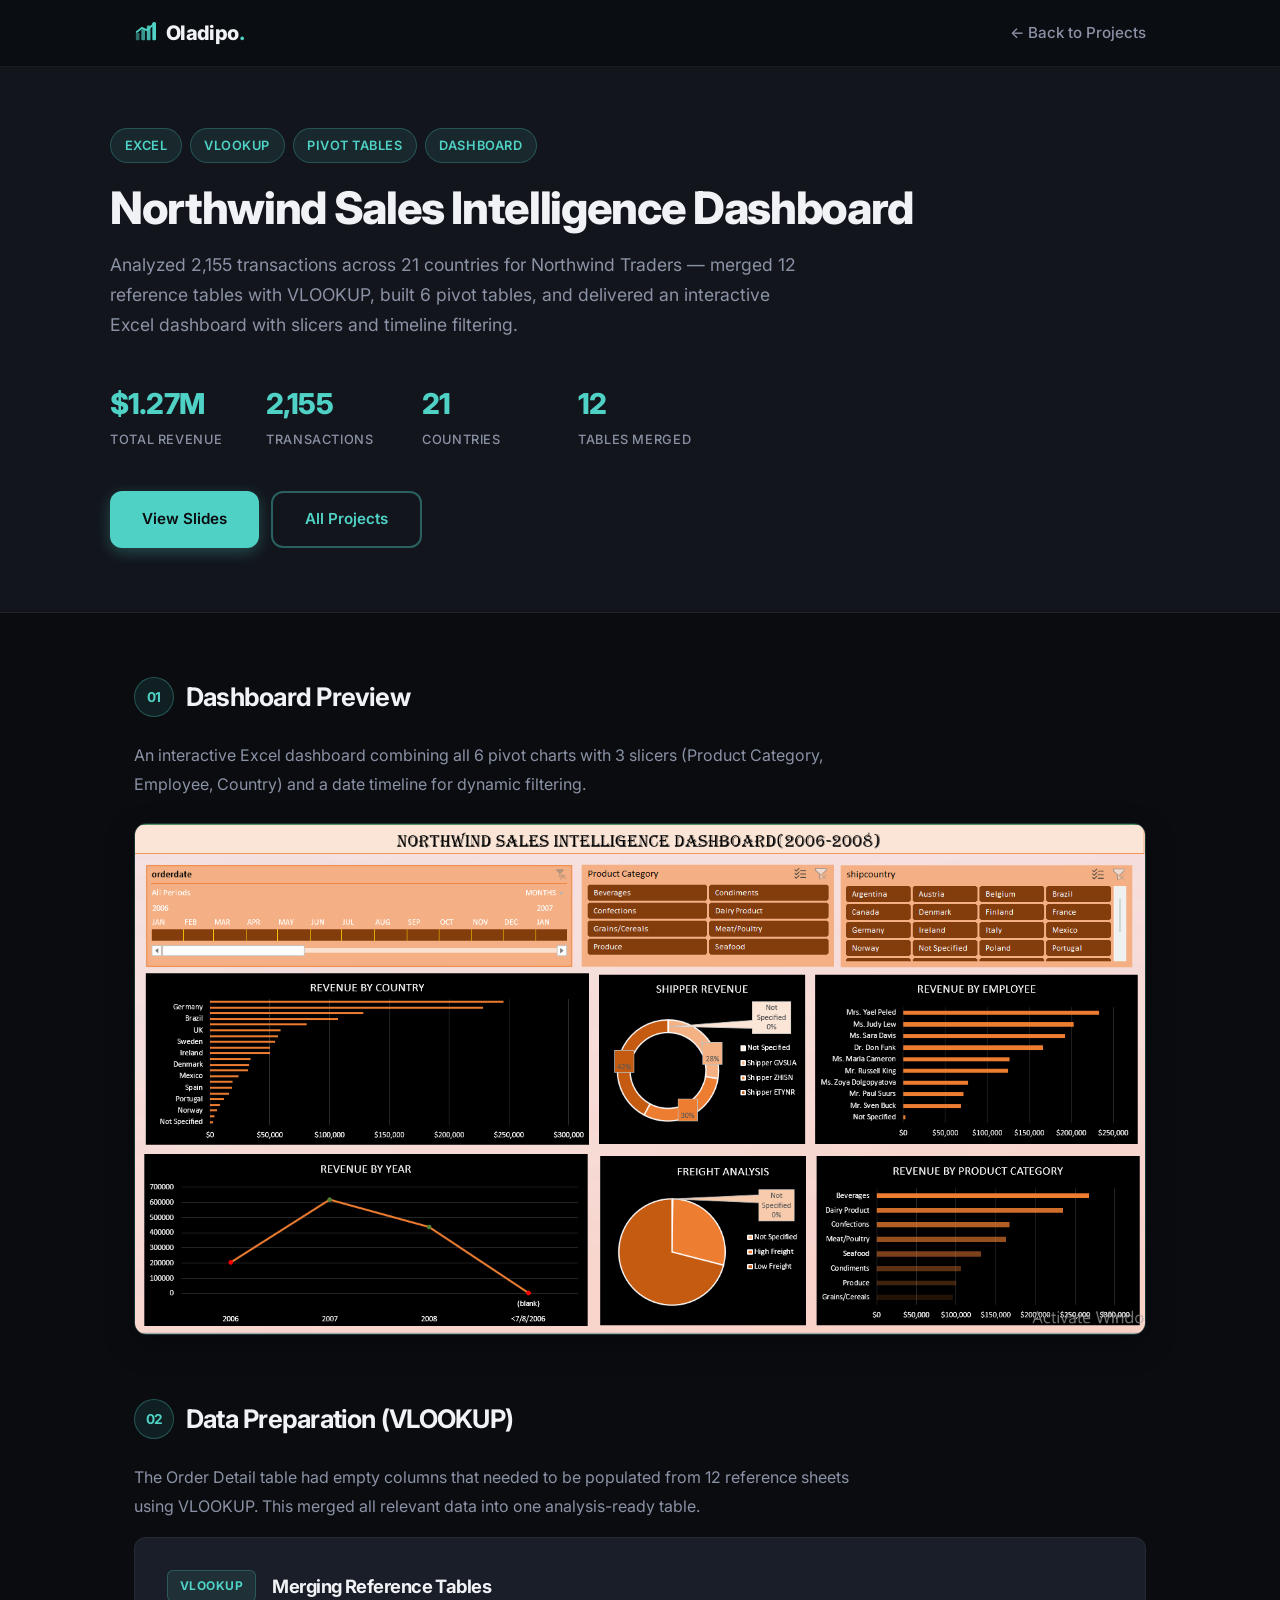
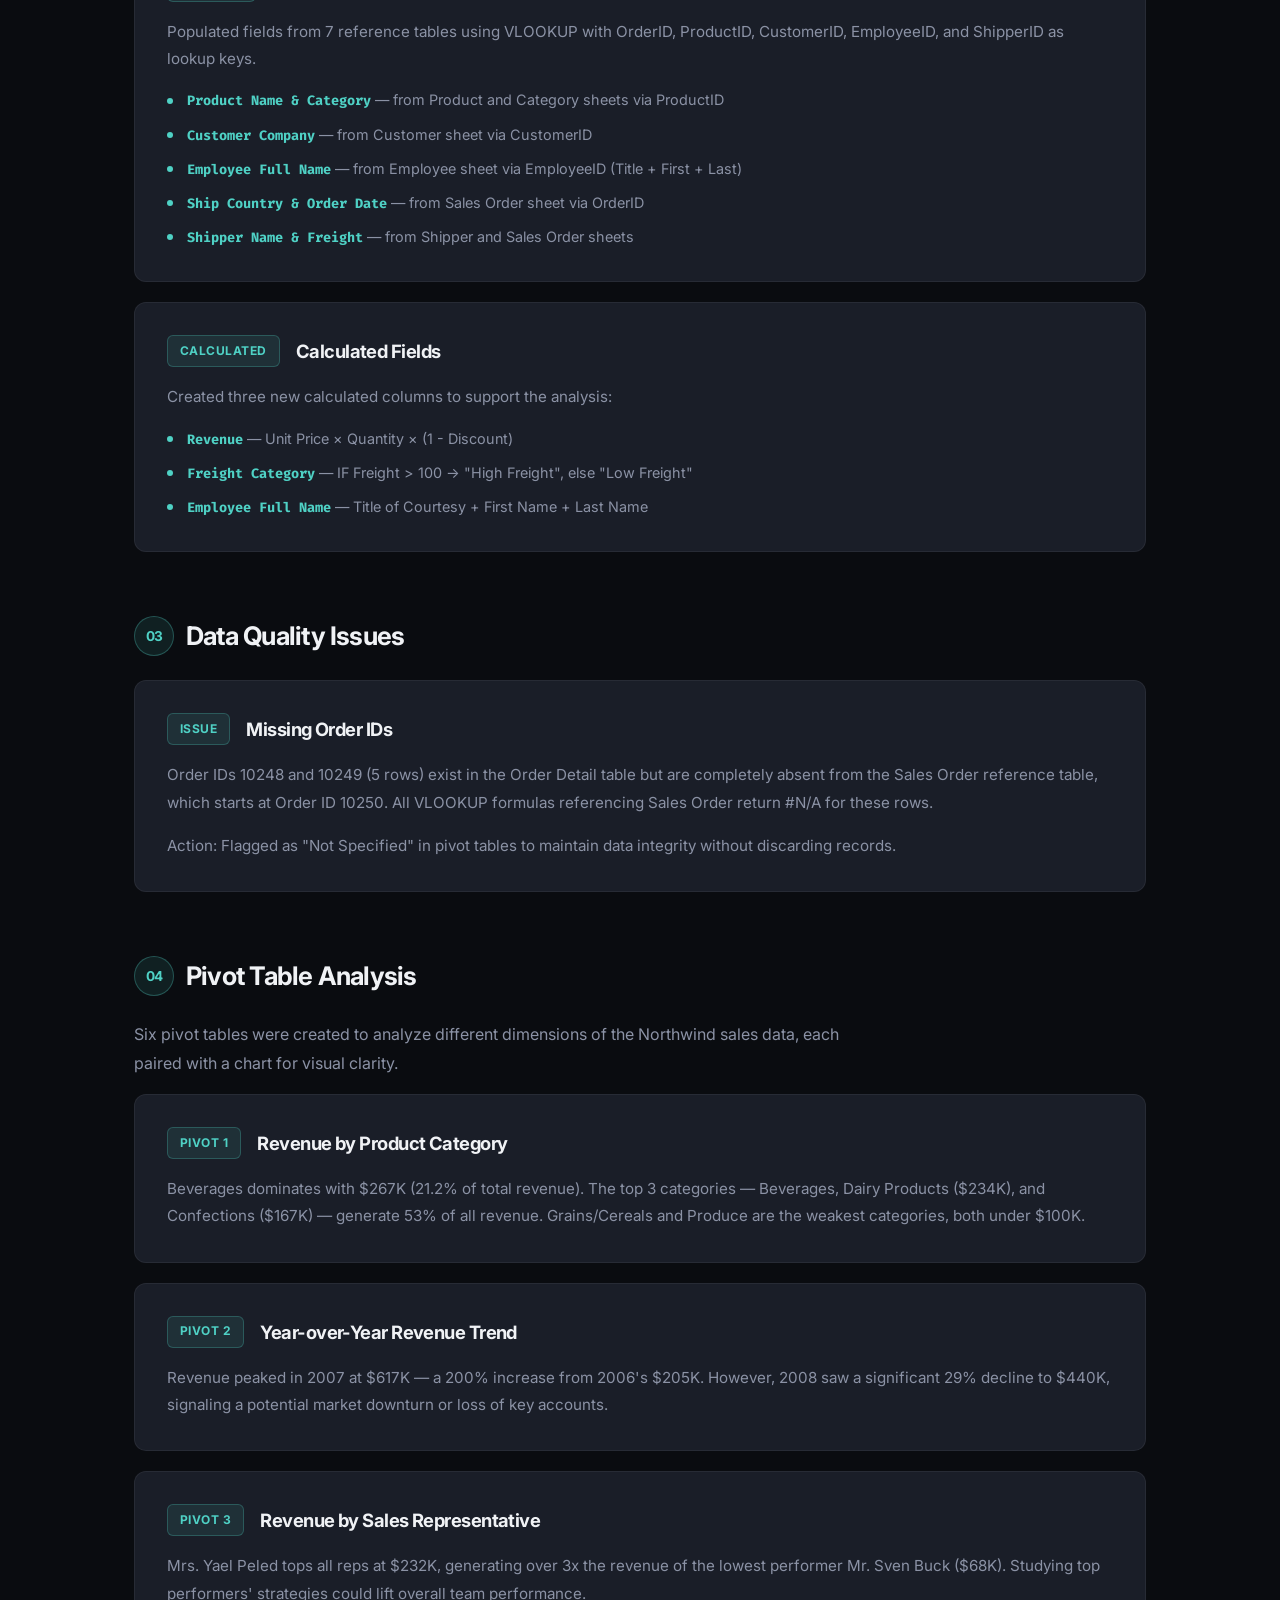
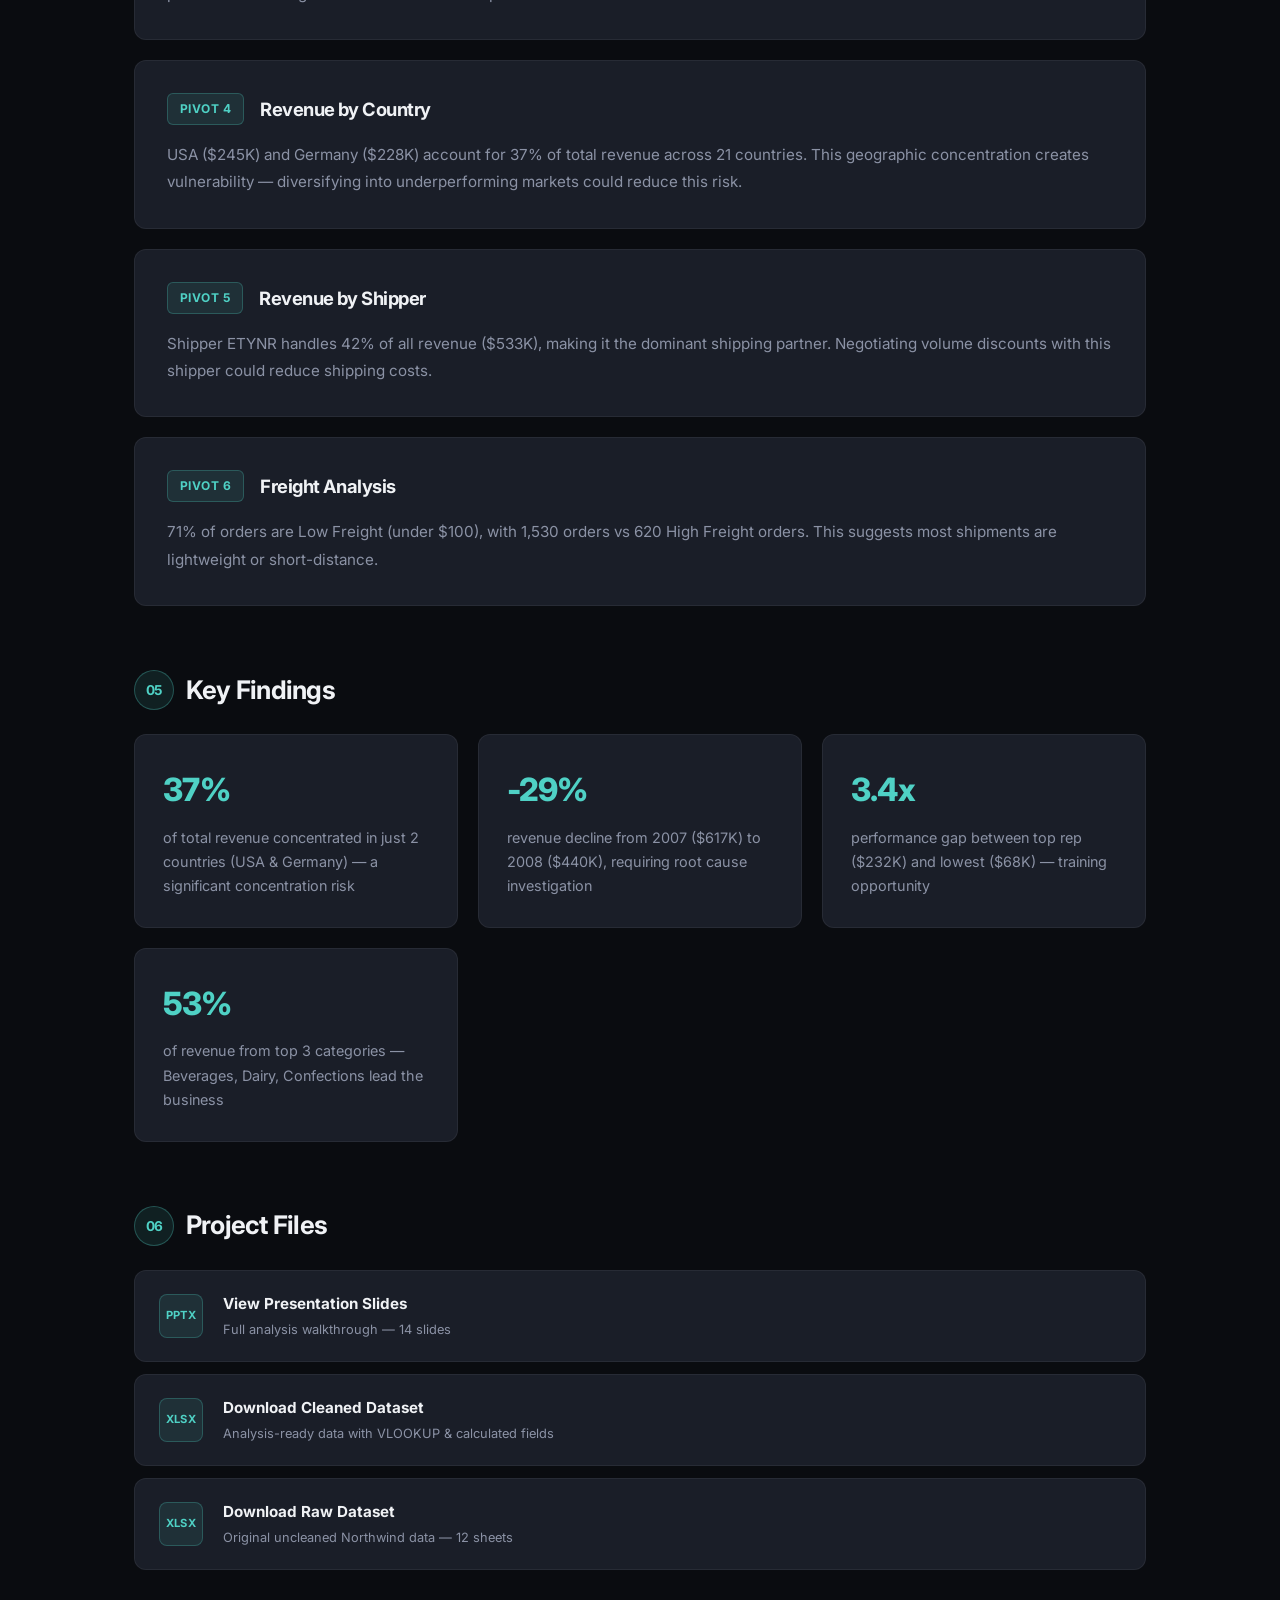
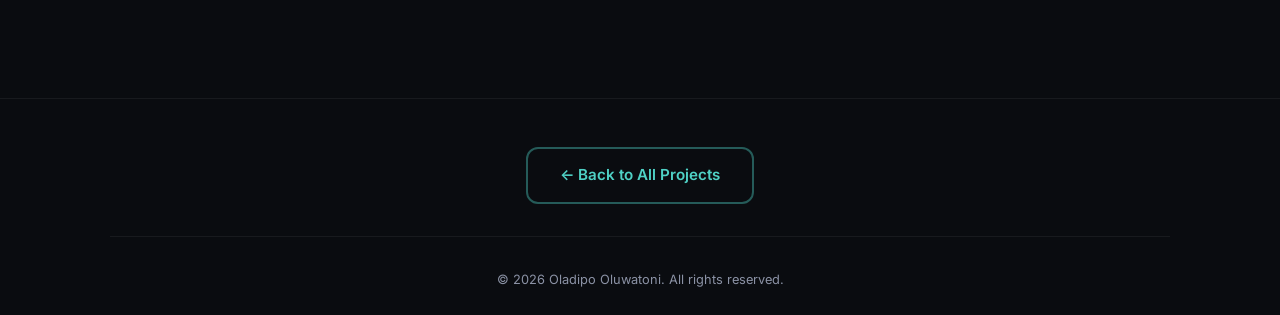
<file: northwind-analytics.html>
<!DOCTYPE html>
<html lang="en">
<head>
  <meta charset="UTF-8" />
  <meta name="viewport" content="width=device-width, initial-scale=1.0" />
  <title>Northwind Sales Intelligence | Oladipo Oluwatoni</title>
  <link rel="preconnect" href="https://fonts.googleapis.com" />
  <link rel="preconnect" href="https://fonts.gstatic.com" crossorigin />
  <link href="https://fonts.googleapis.com/css2?family=Inter:wght@400;500;600;700;800&family=Fira+Code:wght@400;500&display=swap" rel="stylesheet" />
  <link rel="stylesheet" href="style.css" />
  <link rel="stylesheet" href="project-page.css" />
  <script async src="https://www.googletagmanager.com/gtag/js?id=G-RXNLTXKJHW"></script>
  <script>
    window.dataLayer = window.dataLayer || [];
    function gtag(){dataLayer.push(arguments);}
    gtag('js', new Date());
    gtag('config', 'G-RXNLTXKJHW');
  </script>
</head>
<body>

  <!-- NAV -->
  <header class="navbar">
    <div class="nav-inner">
      <a href="index.html" class="logo">
        <svg class="logo-icon" viewBox="0 0 24 24" fill="none" xmlns="http://www.w3.org/2000/svg">
          <rect x="2" y="13" width="4" height="8" rx="1" fill="currentColor" opacity="0.5"/>
          <rect x="8" y="9" width="4" height="12" rx="1" fill="currentColor" opacity="0.7"/>
          <rect x="14" y="5" width="4" height="16" rx="1" fill="currentColor" opacity="0.85"/>
          <rect x="20" y="2" width="4" height="19" rx="1" fill="currentColor"/>
          <path d="M3 12L8.5 7.5L14 10L22 3" stroke="var(--accent)" stroke-width="2" stroke-linecap="round" stroke-linejoin="round"/>
          <circle cx="22" cy="3" r="2" fill="var(--accent)"/>
        </svg>
        Oladipo<span class="logo-dot">.</span>
      </a>
      <nav>
        <a href="index.html#projects">&larr; Back to Projects</a>
      </nav>
    </div>
  </header>

  <!-- HERO -->
  <section class="project-hero">
    <div class="project-hero-inner">
      <div class="project-hero-badges">
        <span class="badge">Excel</span>
        <span class="badge">VLOOKUP</span>
        <span class="badge">Pivot Tables</span>
        <span class="badge">Dashboard</span>
      </div>
      <h1>Northwind Sales Intelligence Dashboard</h1>
      <p class="project-hero-sub">Analyzed 2,155 transactions across 21 countries for Northwind Traders &mdash; merged 12 reference tables with VLOOKUP, built 6 pivot tables, and delivered an interactive Excel dashboard with slicers and timeline filtering.</p>
      <div class="project-hero-stats">
        <div class="stat">
          <span class="stat-value">$1.27M</span>
          <span class="stat-label">Total Revenue</span>
        </div>
        <div class="stat">
          <span class="stat-value">2,155</span>
          <span class="stat-label">Transactions</span>
        </div>
        <div class="stat">
          <span class="stat-value">21</span>
          <span class="stat-label">Countries</span>
        </div>
        <div class="stat">
          <span class="stat-value">12</span>
          <span class="stat-label">Tables Merged</span>
        </div>
      </div>
      <div class="project-hero-links">
        <a href="https://view.officeapps.live.com/op/view.aspx?src=https://toni-oladipo-analyst.github.io/portfolio-site/images/northwind-slides.pptx" target="_blank" class="btn btn-primary">View Slides</a>
        <a href="index.html#projects" class="btn btn-ghost">All Projects</a>
      </div>
    </div>
  </section>

  <!-- CONTENT -->
  <div class="project-content">

    <!-- DASHBOARD PREVIEW -->
    <section class="content-section">
      <h2><span class="section-num">01</span> Dashboard Preview</h2>
      <p>An interactive Excel dashboard combining all 6 pivot charts with 3 slicers (Product Category, Employee, Country) and a date timeline for dynamic filtering.</p>
      <div class="dashboard-preview">
        <img src="images/northwind-dashboard.png" alt="Northwind Sales Intelligence Dashboard" />
      </div>
    </section>

    <!-- DATA PREPARATION -->
    <section class="content-section">
      <h2><span class="section-num">02</span> Data Preparation (VLOOKUP)</h2>
      <p>The Order Detail table had empty columns that needed to be populated from 12 reference sheets using VLOOKUP. This merged all relevant data into one analysis-ready table.</p>
      <div class="phase">
        <div class="phase-header">
          <span class="phase-tag">VLOOKUP</span>
          <h3>Merging Reference Tables</h3>
        </div>
        <p>Populated fields from 7 reference tables using VLOOKUP with OrderID, ProductID, CustomerID, EmployeeID, and ShipperID as lookup keys.</p>
        <ul class="view-list">
          <li><strong>Product Name &amp; Category</strong> &mdash; from Product and Category sheets via ProductID</li>
          <li><strong>Customer Company</strong> &mdash; from Customer sheet via CustomerID</li>
          <li><strong>Employee Full Name</strong> &mdash; from Employee sheet via EmployeeID (Title + First + Last)</li>
          <li><strong>Ship Country &amp; Order Date</strong> &mdash; from Sales Order sheet via OrderID</li>
          <li><strong>Shipper Name &amp; Freight</strong> &mdash; from Shipper and Sales Order sheets</li>
        </ul>
      </div>
      <div class="phase">
        <div class="phase-header">
          <span class="phase-tag">Calculated</span>
          <h3>Calculated Fields</h3>
        </div>
        <p>Created three new calculated columns to support the analysis:</p>
        <ul class="view-list">
          <li><strong>Revenue</strong> &mdash; Unit Price &times; Quantity &times; (1 - Discount)</li>
          <li><strong>Freight Category</strong> &mdash; IF Freight &gt; 100 &rarr; "High Freight", else "Low Freight"</li>
          <li><strong>Employee Full Name</strong> &mdash; Title of Courtesy + First Name + Last Name</li>
        </ul>
      </div>
    </section>

    <!-- DATA QUALITY -->
    <section class="content-section">
      <h2><span class="section-num">03</span> Data Quality Issues</h2>
      <div class="phase">
        <div class="phase-header">
          <span class="phase-tag">Issue</span>
          <h3>Missing Order IDs</h3>
        </div>
        <p>Order IDs 10248 and 10249 (5 rows) exist in the Order Detail table but are completely absent from the Sales Order reference table, which starts at Order ID 10250. All VLOOKUP formulas referencing Sales Order return #N/A for these rows.</p>
        <p>Action: Flagged as "Not Specified" in pivot tables to maintain data integrity without discarding records.</p>
      </div>
    </section>

    <!-- PIVOT TABLE ANALYSIS -->
    <section class="content-section">
      <h2><span class="section-num">04</span> Pivot Table Analysis</h2>
      <p>Six pivot tables were created to analyze different dimensions of the Northwind sales data, each paired with a chart for visual clarity.</p>

      <div class="phase">
        <div class="phase-header">
          <span class="phase-tag">Pivot 1</span>
          <h3>Revenue by Product Category</h3>
        </div>
        <p>Beverages dominates with $267K (21.2% of total revenue). The top 3 categories &mdash; Beverages, Dairy Products ($234K), and Confections ($167K) &mdash; generate 53% of all revenue. Grains/Cereals and Produce are the weakest categories, both under $100K.</p>
      </div>

      <div class="phase">
        <div class="phase-header">
          <span class="phase-tag">Pivot 2</span>
          <h3>Year-over-Year Revenue Trend</h3>
        </div>
        <p>Revenue peaked in 2007 at $617K &mdash; a 200% increase from 2006's $205K. However, 2008 saw a significant 29% decline to $440K, signaling a potential market downturn or loss of key accounts.</p>
      </div>

      <div class="phase">
        <div class="phase-header">
          <span class="phase-tag">Pivot 3</span>
          <h3>Revenue by Sales Representative</h3>
        </div>
        <p>Mrs. Yael Peled tops all reps at $232K, generating over 3x the revenue of the lowest performer Mr. Sven Buck ($68K). Studying top performers' strategies could lift overall team performance.</p>
      </div>

      <div class="phase">
        <div class="phase-header">
          <span class="phase-tag">Pivot 4</span>
          <h3>Revenue by Country</h3>
        </div>
        <p>USA ($245K) and Germany ($228K) account for 37% of total revenue across 21 countries. This geographic concentration creates vulnerability &mdash; diversifying into underperforming markets could reduce this risk.</p>
      </div>

      <div class="phase">
        <div class="phase-header">
          <span class="phase-tag">Pivot 5</span>
          <h3>Revenue by Shipper</h3>
        </div>
        <p>Shipper ETYNR handles 42% of all revenue ($533K), making it the dominant shipping partner. Negotiating volume discounts with this shipper could reduce shipping costs.</p>
      </div>

      <div class="phase">
        <div class="phase-header">
          <span class="phase-tag">Pivot 6</span>
          <h3>Freight Analysis</h3>
        </div>
        <p>71% of orders are Low Freight (under $100), with 1,530 orders vs 620 High Freight orders. This suggests most shipments are lightweight or short-distance.</p>
      </div>
    </section>

    <!-- KEY FINDINGS -->
    <section class="content-section">
      <h2><span class="section-num">05</span> Key Findings</h2>
      <div class="findings-grid">
        <div class="finding-card">
          <span class="finding-stat">37%</span>
          <p>of total revenue concentrated in just 2 countries (USA &amp; Germany) &mdash; a significant concentration risk</p>
        </div>
        <div class="finding-card">
          <span class="finding-stat">-29%</span>
          <p>revenue decline from 2007 ($617K) to 2008 ($440K), requiring root cause investigation</p>
        </div>
        <div class="finding-card">
          <span class="finding-stat">3.4x</span>
          <p>performance gap between top rep ($232K) and lowest ($68K) &mdash; training opportunity</p>
        </div>
        <div class="finding-card">
          <span class="finding-stat">53%</span>
          <p>of revenue from top 3 categories &mdash; Beverages, Dairy, Confections lead the business</p>
        </div>
      </div>
    </section>

    <!-- PROJECT FILES -->
    <section class="content-section">
      <h2><span class="section-num">06</span> Project Files</h2>
      <div class="file-list">
        <a href="https://view.officeapps.live.com/op/view.aspx?src=https://toni-oladipo-analyst.github.io/portfolio-site/images/northwind-slides.pptx" target="_blank" class="file-item">
          <div class="file-icon">PPTX</div>
          <div>
            <strong>View Presentation Slides</strong>
            <p>Full analysis walkthrough &mdash; 14 slides</p>
          </div>
        </a>
        <a href="images/northwind-cleaned.xlsx" download class="file-item">
          <div class="file-icon">XLSX</div>
          <div>
            <strong>Download Cleaned Dataset</strong>
            <p>Analysis-ready data with VLOOKUP &amp; calculated fields</p>
          </div>
        </a>
        <a href="images/northwind-uncleaned.xlsx" download class="file-item">
          <div class="file-icon">XLSX</div>
          <div>
            <strong>Download Raw Dataset</strong>
            <p>Original uncleaned Northwind data &mdash; 12 sheets</p>
          </div>
        </a>
      </div>
    </section>

  </div>

  <!-- FOOTER -->
  <footer class="project-footer">
    <a href="index.html#projects" class="btn btn-ghost">&larr; Back to All Projects</a>
    <p class="copyright">&copy; 2026 Oladipo Oluwatoni. All rights reserved.</p>
  </footer>

  <script>
    const observer = new IntersectionObserver((entries) => {
      entries.forEach((entry) => {
        if (entry.isIntersecting) entry.target.classList.add("revealed");
      });
    }, { threshold: 0.1 });
    document.querySelectorAll(".reveal").forEach((el) => observer.observe(el));
  </script>

</body>
</html>
</file>
<file: style.css>
:root {
  --bg: #0a0c10;
  --bg-alt: #12151c;
  --card: #1a1e28;
  --card-border: rgba(255, 255, 255, 0.06);
  --text: #f0f2f5;
  --text-muted: #8b92a5;
  --accent: #4fd1c5;
  --accent-dark: #38b2ac;
  --accent-glow: rgba(79, 209, 197, 0.15);
  --radius: 12px;
  --max-width: 1060px;
}

* {
  box-sizing: border-box;
  margin: 0;
  padding: 0;
}

html {
  scroll-behavior: smooth;
}

body {
  font-family: "Inter", "Segoe UI", Roboto, sans-serif;
  background: var(--bg);
  color: var(--text);
  line-height: 1.7;
  overflow-x: hidden;
}

a {
  color: var(--accent);
  text-decoration: none;
  transition: color 0.2s ease;
}

a:hover {
  color: var(--accent-dark);
}

h1, h2, h3, h4 {
  font-weight: 700;
  letter-spacing: -0.03em;
  line-height: 1.2;
}

.section-inner {
  max-width: var(--max-width);
  margin: 0 auto;
  padding: 0 1.5rem;
}

/* SCROLL REVEAL */
.reveal {
  opacity: 0;
  transform: translateY(30px);
  transition: opacity 0.7s ease, transform 0.7s ease;
}

.reveal.revealed {
  opacity: 1;
  transform: translateY(0);
}

/* NAVBAR */
.navbar {
  position: fixed;
  top: 0;
  left: 0;
  right: 0;
  z-index: 100;
  background: rgba(10, 12, 16, 0.85);
  backdrop-filter: blur(12px);
  border-bottom: 1px solid var(--card-border);
}

.nav-inner {
  max-width: var(--max-width);
  margin: 0 auto;
  padding: 1rem 1.5rem;
  display: flex;
  justify-content: space-between;
  align-items: center;
}

.logo {
  font-weight: 800;
  font-size: 1.25rem;
  color: var(--text);
  letter-spacing: -0.03em;
}

.logo-icon {
  width: 22px;
  height: 22px;
  margin-right: 0.4rem;
  vertical-align: -3px;
  color: var(--accent);
}

.logo-dot {
  color: var(--accent);
}

.navbar nav a {
  margin-left: 2rem;
  color: var(--text-muted);
  font-weight: 500;
  font-size: 0.95rem;
  transition: color 0.2s ease;
  position: relative;
}

.navbar nav a::after {
  content: "";
  position: absolute;
  bottom: -4px;
  left: 0;
  width: 0;
  height: 2px;
  background: var(--accent);
  transition: width 0.3s ease;
}

.navbar nav a:hover {
  color: var(--text);
}

.navbar nav a:hover::after {
  width: 100%;
}

/* HERO */
.hero {
  position: relative;
  min-height: 100vh;
  display: flex;
  align-items: center;
  justify-content: center;
  text-align: center;
  padding: 6rem 1.5rem 4rem;
  overflow: hidden;
}

.hero-bg {
  position: absolute;
  inset: 0;
  background:
    radial-gradient(ellipse 80% 60% at 50% 20%, rgba(79, 209, 197, 0.08) 0%, transparent 70%),
    radial-gradient(ellipse 60% 50% at 80% 80%, rgba(99, 102, 241, 0.06) 0%, transparent 70%),
    var(--bg);
  z-index: 0;
}

.hero-bg::before {
  content: "";
  position: absolute;
  top: 15%;
  left: 50%;
  transform: translateX(-50%);
  width: 500px;
  height: 500px;
  border-radius: 50%;
  background: radial-gradient(circle, rgba(79, 209, 197, 0.06) 0%, transparent 70%);
  animation: pulse 6s ease-in-out infinite;
}

@keyframes pulse {
  0%, 100% { transform: translateX(-50%) scale(1); opacity: 1; }
  50% { transform: translateX(-50%) scale(1.15); opacity: 0.6; }
}

.hero-content {
  position: relative;
  z-index: 1;
  max-width: 640px;
}

.headshot {
  width: 160px;
  height: 160px;
  border-radius: 50%;
  object-fit: cover;
  border: 4px solid var(--accent);
  margin-bottom: 1.75rem;
  box-shadow: 0 0 40px rgba(79, 209, 197, 0.2), 0 0 80px rgba(79, 209, 197, 0.08);
  transition: transform 0.4s ease, box-shadow 0.4s ease;
}

.headshot:hover {
  transform: scale(1.05);
  box-shadow: 0 0 50px rgba(79, 209, 197, 0.3), 0 0 100px rgba(79, 209, 197, 0.12);
}

.greeting {
  color: var(--accent);
  font-size: 1rem;
  font-weight: 500;
  letter-spacing: 0.05em;
  text-transform: uppercase;
  margin-bottom: 0.5rem;
}

.hero h1 {
  font-size: clamp(2.4rem, 6vw, 3.5rem);
  font-weight: 800;
  margin-bottom: 0.5rem;
  background: linear-gradient(135deg, var(--text) 0%, var(--accent) 100%);
  -webkit-background-clip: text;
  -webkit-text-fill-color: transparent;
  background-clip: text;
}

.subtitle {
  color: var(--text);
  font-size: 1.35rem;
  font-weight: 600;
  margin-bottom: 0.75rem;
  min-height: 2rem;
}

.cursor {
  color: var(--accent);
  animation: blink 1s step-end infinite;
  font-weight: 300;
}

@keyframes blink {
  50% { opacity: 0; }
}

.tagline {
  color: var(--text-muted);
  font-size: 1.05rem;
  margin-bottom: 2rem;
  max-width: 460px;
  margin-left: auto;
  margin-right: auto;
}

.hero-buttons {
  display: flex;
  gap: 1rem;
  justify-content: center;
  flex-wrap: wrap;
}

.btn {
  display: inline-flex;
  align-items: center;
  gap: 0.5rem;
  padding: 0.85rem 2rem;
  border-radius: var(--radius);
  font-weight: 600;
  font-size: 0.95rem;
  transition: all 0.3s ease;
  border: none;
  cursor: pointer;
}

.btn-primary {
  background: var(--accent);
  color: #0a0c10;
  box-shadow: 0 4px 15px rgba(79, 209, 197, 0.3);
}

.btn-primary:hover {
  background: var(--accent-dark);
  color: #0a0c10;
  transform: translateY(-2px);
  box-shadow: 0 8px 25px rgba(79, 209, 197, 0.4);
}

.btn-ghost {
  background: transparent;
  color: var(--accent);
  border: 2px solid rgba(79, 209, 197, 0.4);
}

.btn-ghost:hover {
  background: rgba(79, 209, 197, 0.1);
  border-color: var(--accent);
  color: var(--accent);
  transform: translateY(-2px);
}

/* ABOUT */
.about {
  padding: 6rem 0;
  background: var(--bg-alt);
  border-top: 1px solid var(--card-border);
  border-bottom: 1px solid var(--card-border);
}

.section-title {
  font-size: 2rem;
  text-align: center;
  margin-bottom: 3rem;
}

.title-label {
  position: relative;
  display: inline-block;
}

.title-label::after {
  content: "";
  position: absolute;
  bottom: -8px;
  left: 50%;
  transform: translateX(-50%);
  width: 40px;
  height: 3px;
  background: var(--accent);
  border-radius: 2px;
}

.about-content {
  display: grid;
  grid-template-columns: 1.6fr 1fr;
  gap: 4rem;
  align-items: start;
}

.about-text p {
  color: var(--text-muted);
  font-size: 1rem;
  margin-bottom: 1.25rem;
  line-height: 1.8;
}

.about-text p:last-child {
  margin-bottom: 0;
}

.about-skills h3 {
  font-size: 1.1rem;
  margin-bottom: 1.25rem;
  color: var(--text);
}

.skill-tags {
  display: flex;
  flex-wrap: wrap;
  gap: 0.6rem;
}

.skill-tag {
  display: inline-block;
  padding: 0.5rem 1rem;
  background: rgba(79, 209, 197, 0.08);
  border: 1px solid rgba(79, 209, 197, 0.2);
  border-radius: 50px;
  font-size: 0.85rem;
  font-weight: 500;
  color: var(--accent);
  transition: all 0.3s ease;
}

.skill-tag:hover {
  background: rgba(79, 209, 197, 0.15);
  border-color: var(--accent);
  transform: translateY(-2px);
  box-shadow: 0 4px 12px rgba(79, 209, 197, 0.15);
}

/* QUOTE */
.quote-section {
  padding: 4rem 0;
  border-top: 1px solid var(--card-border);
  border-bottom: 1px solid var(--card-border);
}

.data-quote {
  text-align: center;
  max-width: 600px;
  margin: 0 auto;
}

.data-quote p {
  font-size: clamp(1.3rem, 3vw, 1.7rem);
  font-weight: 600;
  line-height: 1.5;
  letter-spacing: -0.02em;
  color: var(--text);
  font-style: italic;
}

.data-quote cite {
  display: block;
  margin-top: 1rem;
  font-size: 0.9rem;
  font-style: normal;
  font-weight: 500;
  color: var(--accent);
  letter-spacing: 0.02em;
}

/* PROJECTS */
.projects {
  padding: 6rem 0;
}

.section-eyebrow {
  text-align: center;
  font-size: 0.8rem;
  font-weight: 600;
  letter-spacing: 0.12em;
  text-transform: uppercase;
  color: var(--accent);
  margin-bottom: 1rem;
}

.projects-heading {
  text-align: center;
  font-size: clamp(1.3rem, 3vw, 1.6rem);
  font-weight: 500;
  color: var(--text-muted);
  max-width: 550px;
  margin: 0 auto 3.5rem;
  line-height: 1.6;
}

/* WORK CARDS */
.work-grid {
  display: grid;
  grid-template-columns: repeat(2, 1fr);
  gap: 1.25rem;
  max-width: 900px;
  margin: 0 auto;
}

.work-card {
  display: flex;
  flex-direction: column;
  padding: 2rem 2rem 1.75rem;
  background: var(--card);
  border: 1px solid var(--card-border);
  border-radius: var(--radius);
  text-decoration: none;
  color: var(--text);
  transition: all 0.4s cubic-bezier(0.25, 0.46, 0.45, 0.94);
  position: relative;
  overflow: hidden;
}

.work-card::before {
  content: "";
  position: absolute;
  top: 0;
  left: 0;
  right: 0;
  height: 2px;
  background: linear-gradient(90deg, var(--accent), transparent);
  opacity: 0;
  transition: opacity 0.4s ease;
}

.work-card:hover {
  border-color: rgba(79, 209, 197, 0.3);
  background: rgba(26, 30, 40, 0.9);
  transform: translateY(-6px);
  box-shadow: 0 20px 50px rgba(0, 0, 0, 0.4), 0 0 30px rgba(79, 209, 197, 0.08);
  color: var(--text);
}

.work-card:hover::before {
  opacity: 1;
}

.work-card-top {
  display: flex;
  justify-content: space-between;
  align-items: center;
  margin-bottom: 1.5rem;
}

.work-role {
  font-size: 0.7rem;
  font-weight: 700;
  letter-spacing: 0.08em;
  text-transform: uppercase;
  color: var(--accent);
  padding: 0.3rem 0.75rem;
  background: rgba(79, 209, 197, 0.1);
  border: 1px solid rgba(79, 209, 197, 0.2);
  border-radius: 50px;
}

.work-arrow {
  color: var(--text-muted);
  transition: all 0.3s ease;
  opacity: 0.4;
}

.work-card:hover .work-arrow {
  color: var(--accent);
  opacity: 1;
  transform: translate(3px, -3px);
}

.work-title {
  font-size: 1.4rem;
  font-weight: 700;
  margin-bottom: 0.75rem;
  letter-spacing: -0.02em;
  line-height: 1.3;
}

.work-desc {
  color: var(--text-muted);
  font-size: 0.9rem;
  line-height: 1.75;
  margin-bottom: 1.5rem;
  flex-grow: 1;
}

.work-tags {
  display: flex;
  flex-wrap: wrap;
  gap: 0.4rem;
}

.work-tag {
  font-size: 0.7rem;
  font-weight: 600;
  letter-spacing: 0.03em;
  text-transform: uppercase;
  padding: 0.3rem 0.65rem;
  background: rgba(255, 255, 255, 0.04);
  border: 1px solid rgba(255, 255, 255, 0.08);
  border-radius: 6px;
  color: var(--text-muted);
  transition: all 0.3s ease;
}

.work-card:hover .work-tag {
  border-color: rgba(79, 209, 197, 0.2);
  color: var(--text);
}

/* LIVE DASHBOARD */
.live-dashboard {
  max-width: 900px;
  margin: 2.5rem auto 0;
  border-radius: var(--radius);
  overflow: hidden;
  border: 1px solid rgba(79, 209, 197, 0.2);
  box-shadow: 0 15px 40px rgba(0, 0, 0, 0.4);
}

.live-dashboard-header {
  display: flex;
  align-items: center;
  gap: 0.6rem;
  padding: 0.75rem 1.25rem;
  background: var(--card);
  border-bottom: 1px solid var(--card-border);
  font-size: 0.8rem;
  font-weight: 600;
  color: var(--text-muted);
  letter-spacing: 0.02em;
}

.live-dot {
  width: 8px;
  height: 8px;
  border-radius: 50%;
  background: #22c55e;
  box-shadow: 0 0 8px rgba(34, 197, 94, 0.5);
  animation: livePulse 2s ease-in-out infinite;
}

@keyframes livePulse {
  0%, 100% { opacity: 1; }
  50% { opacity: 0.4; }
}

.live-dashboard-frame {
  position: relative;
  width: 100%;
  padding-top: 56.25%;
  background: #1a1e28;
}

.live-dashboard-frame iframe {
  position: absolute;
  top: 0;
  left: 0;
  width: 100%;
  height: 100%;
  border: none;
}

.more-coming {
  text-align: center;
  color: var(--text-muted);
  font-size: 0.95rem;
  margin-top: 2.5rem;
  font-style: italic;
}

/* FOOTER */
.footer {
  background: var(--bg-alt);
  padding: 6rem 0 1.5rem;
  border-top: 1px solid var(--card-border);
}

.footer-intro {
  text-align: center;
  color: var(--text-muted);
  font-size: 1.05rem;
  margin-bottom: 3rem;
  max-width: 500px;
  margin-left: auto;
  margin-right: auto;
}

.contact-cards {
  display: grid;
  grid-template-columns: repeat(auto-fit, minmax(220px, 1fr));
  gap: 1rem;
  max-width: var(--max-width);
  margin: 0 auto 3rem;
}

.contact-card {
  display: flex;
  align-items: center;
  gap: 1rem;
  padding: 1.25rem 1.5rem;
  background: var(--card);
  border: 1px solid var(--card-border);
  border-radius: var(--radius);
  color: var(--text);
  transition: all 0.3s ease;
}

.contact-card:hover {
  border-color: rgba(79, 209, 197, 0.3);
  background: rgba(79, 209, 197, 0.05);
  transform: translateY(-3px);
  box-shadow: 0 8px 25px rgba(0, 0, 0, 0.3);
  color: var(--text);
}

.contact-icon {
  width: 40px;
  height: 40px;
  flex-shrink: 0;
}

.contact-card h4 {
  font-size: 0.75rem;
  text-transform: uppercase;
  letter-spacing: 0.06em;
  color: var(--text-muted);
  font-weight: 500;
  margin-bottom: 0.15rem;
}

.contact-card span {
  font-size: 0.9rem;
  font-weight: 500;
}

.copyright {
  text-align: center;
  color: var(--text-muted);
  font-size: 0.8rem;
  padding: 2rem 1.5rem 0;
  border-top: 1px solid var(--card-border);
  max-width: var(--max-width);
  margin: 0 auto;
}

/* RESPONSIVE */
@media (max-width: 768px) {
  .about-content {
    grid-template-columns: 1fr;
    gap: 2.5rem;
  }

  .contact-cards {
    grid-template-columns: 1fr;
  }

  .work-grid {
    grid-template-columns: 1fr;
  }

  .work-card {
    padding: 1.5rem;
  }

  .navbar nav a {
    margin-left: 1.25rem;
  }
}

@media (max-width: 480px) {
  .navbar nav a {
    margin-left: 0.85rem;
    font-size: 0.85rem;
  }

  .hero {
    padding: 5rem 1.25rem 3rem;
  }

  .headshot {
    width: 120px;
    height: 120px;
  }

  .hero h1 {
    font-size: 2rem;
  }

  .section-title {
    font-size: 1.6rem;
  }

  .about, .projects, .footer {
    padding: 4rem 0;
  }
}
</file>
<file: project-page.css>
/* PROJECT HERO */
.project-hero {
  padding: 8rem 1.5rem 4rem;
  background: var(--bg-alt);
  border-bottom: 1px solid var(--card-border);
}

.project-hero-inner {
  max-width: var(--max-width);
  margin: 0 auto;
}

.project-hero-badges {
  display: flex;
  gap: 0.5rem;
  flex-wrap: wrap;
  margin-bottom: 1.25rem;
}

.badge {
  padding: 0.35rem 0.85rem;
  background: rgba(79, 209, 197, 0.1);
  border: 1px solid rgba(79, 209, 197, 0.25);
  border-radius: 50px;
  font-size: 0.8rem;
  font-weight: 600;
  color: var(--accent);
  text-transform: uppercase;
  letter-spacing: 0.04em;
}

.project-hero h1 {
  font-size: clamp(2rem, 5vw, 2.8rem);
  font-weight: 800;
  margin-bottom: 1rem;
  line-height: 1.15;
}

.project-hero-sub {
  color: var(--text-muted);
  font-size: 1.1rem;
  max-width: 700px;
  line-height: 1.7;
  margin-bottom: 2.5rem;
}

.project-hero-stats {
  display: grid;
  grid-template-columns: repeat(auto-fit, minmax(120px, 1fr));
  gap: 1.5rem;
  margin-bottom: 2.5rem;
  max-width: 600px;
}

.stat {
  display: flex;
  flex-direction: column;
}

.stat-value {
  font-size: 1.8rem;
  font-weight: 800;
  color: var(--accent);
  letter-spacing: -0.03em;
}

.stat-label {
  font-size: 0.8rem;
  color: var(--text-muted);
  text-transform: uppercase;
  letter-spacing: 0.05em;
  font-weight: 500;
}

.project-hero-links {
  display: flex;
  gap: 0.75rem;
  flex-wrap: wrap;
}

/* PROJECT CONTENT */
.project-content {
  max-width: var(--max-width);
  margin: 0 auto;
  padding: 4rem 1.5rem;
}

.content-section {
  margin-bottom: 4rem;
}

.content-section h2 {
  font-size: 1.6rem;
  margin-bottom: 1.5rem;
  display: flex;
  align-items: center;
  gap: 0.75rem;
}

.section-num {
  display: inline-flex;
  align-items: center;
  justify-content: center;
  width: 40px;
  height: 40px;
  border-radius: 50%;
  background: rgba(79, 209, 197, 0.1);
  border: 1px solid rgba(79, 209, 197, 0.3);
  color: var(--accent);
  font-size: 0.85rem;
  font-weight: 700;
  flex-shrink: 0;
}

.content-section > p {
  color: var(--text-muted);
  font-size: 1rem;
  line-height: 1.8;
  margin-bottom: 1rem;
  max-width: 750px;
}

/* PHASES */
.phase {
  background: var(--card);
  border: 1px solid var(--card-border);
  border-radius: var(--radius);
  padding: 2rem;
  margin-bottom: 1.25rem;
}

.phase-header {
  display: flex;
  align-items: center;
  gap: 1rem;
  margin-bottom: 1rem;
}

.phase-tag {
  flex-shrink: 0;
  padding: 0.3rem 0.75rem;
  background: rgba(79, 209, 197, 0.1);
  border: 1px solid rgba(79, 209, 197, 0.25);
  border-radius: 6px;
  font-size: 0.75rem;
  font-weight: 700;
  color: var(--accent);
  text-transform: uppercase;
  letter-spacing: 0.04em;
}

.phase h3 {
  font-size: 1.15rem;
  color: var(--text);
}

.phase p {
  color: var(--text-muted);
  font-size: 0.95rem;
  line-height: 1.8;
  margin-bottom: 1rem;
}

.phase p:last-child {
  margin-bottom: 0;
}

/* CODE BLOCKS */
.code-block {
  background: #0d1017;
  border: 1px solid rgba(79, 209, 197, 0.15);
  border-radius: var(--radius);
  overflow: hidden;
  margin-top: 1rem;
}

.code-header {
  padding: 0.6rem 1.25rem;
  background: rgba(79, 209, 197, 0.06);
  border-bottom: 1px solid rgba(79, 209, 197, 0.1);
  font-size: 0.75rem;
  font-weight: 600;
  color: var(--accent);
  text-transform: uppercase;
  letter-spacing: 0.04em;
}

.code-block pre {
  padding: 1.25rem;
  overflow-x: auto;
  margin: 0;
}

.code-block code {
  font-family: "Fira Code", "Consolas", monospace;
  font-size: 0.82rem;
  line-height: 1.7;
  color: #c8d0e0;
  white-space: pre;
}

/* VIEW LIST */
.view-list {
  list-style: none;
  display: flex;
  flex-direction: column;
  gap: 0.6rem;
  margin-top: 0.5rem;
}

.view-list li {
  position: relative;
  padding-left: 1.25rem;
  font-size: 0.9rem;
  color: var(--text-muted);
  line-height: 1.7;
}

.view-list li::before {
  content: "";
  position: absolute;
  left: 0;
  top: 0.6rem;
  width: 6px;
  height: 6px;
  border-radius: 50%;
  background: var(--accent);
}

.view-list li strong {
  color: var(--accent);
  font-family: "Fira Code", monospace;
  font-size: 0.85rem;
}

/* DASHBOARD EMBED */
.dashboard-embed {
  position: relative;
  width: 100%;
  padding-top: 56.25%;
  overflow: hidden;
  border-radius: var(--radius);
  border: 1px solid rgba(79, 209, 197, 0.2);
  box-shadow: 0 10px 30px rgba(0, 0, 0, 0.3);
  margin: 1.5rem 0;
  background: #1a1e28;
}

.dashboard-embed iframe {
  position: absolute;
  top: 0;
  left: 0;
  width: 100%;
  height: 100%;
  border: none;
}

/* DASHBOARD PREVIEW */
.dashboard-preview {
  margin: 1.5rem 0;
  border-radius: var(--radius);
  overflow: hidden;
  border: 1px solid rgba(79, 209, 197, 0.2);
  box-shadow: 0 10px 30px rgba(0, 0, 0, 0.3);
}

.dashboard-preview img {
  width: 100%;
  display: block;
}

/* FINDINGS */
.findings-grid {
  display: grid;
  grid-template-columns: repeat(auto-fit, minmax(250px, 1fr));
  gap: 1.25rem;
}

.finding-card {
  background: var(--card);
  border: 1px solid var(--card-border);
  border-radius: var(--radius);
  padding: 1.75rem;
  transition: border-color 0.3s ease, transform 0.3s ease;
}

.finding-card:hover {
  border-color: rgba(79, 209, 197, 0.3);
  transform: translateY(-3px);
}

.finding-stat {
  display: block;
  font-size: 2rem;
  font-weight: 800;
  color: var(--accent);
  margin-bottom: 0.5rem;
  letter-spacing: -0.03em;
}

.finding-card p {
  color: var(--text-muted);
  font-size: 0.9rem;
  line-height: 1.7;
}

/* FILE LIST */
.file-list {
  display: flex;
  flex-direction: column;
  gap: 0.75rem;
}

.file-item {
  display: flex;
  align-items: center;
  gap: 1.25rem;
  padding: 1.25rem 1.5rem;
  background: var(--card);
  border: 1px solid var(--card-border);
  border-radius: var(--radius);
  color: var(--text);
  transition: all 0.3s ease;
}

.file-item:hover {
  border-color: rgba(79, 209, 197, 0.3);
  background: rgba(79, 209, 197, 0.04);
  transform: translateX(4px);
  color: var(--text);
}

.file-icon {
  flex-shrink: 0;
  width: 44px;
  height: 44px;
  display: flex;
  align-items: center;
  justify-content: center;
  border-radius: 8px;
  background: rgba(79, 209, 197, 0.1);
  border: 1px solid rgba(79, 209, 197, 0.25);
  color: var(--accent);
  font-size: 0.7rem;
  font-weight: 700;
  letter-spacing: 0.03em;
}

.file-item strong {
  display: block;
  font-size: 0.95rem;
  margin-bottom: 0.15rem;
}

.file-item p {
  color: var(--text-muted);
  font-size: 0.8rem;
  margin: 0;
}

/* PROJECT FOOTER */
.project-footer {
  text-align: center;
  padding: 3rem 1.5rem 1.5rem;
  border-top: 1px solid var(--card-border);
}

.project-footer .btn {
  margin-bottom: 2rem;
}

/* RESPONSIVE */
@media (max-width: 768px) {
  .project-hero {
    padding: 6rem 1.5rem 3rem;
  }

  .project-hero-stats {
    grid-template-columns: repeat(2, 1fr);
  }

  .phase {
    padding: 1.5rem;
  }

  .phase-header {
    flex-direction: column;
    align-items: flex-start;
    gap: 0.5rem;
  }

  .findings-grid {
    grid-template-columns: 1fr;
  }

  .code-block pre {
    padding: 1rem;
  }

  .code-block code {
    font-size: 0.75rem;
  }
}

@media (max-width: 480px) {
  .project-hero h1 {
    font-size: 1.6rem;
  }

  .stat-value {
    font-size: 1.4rem;
  }

  .content-section h2 {
    font-size: 1.3rem;
  }
}
</file>
